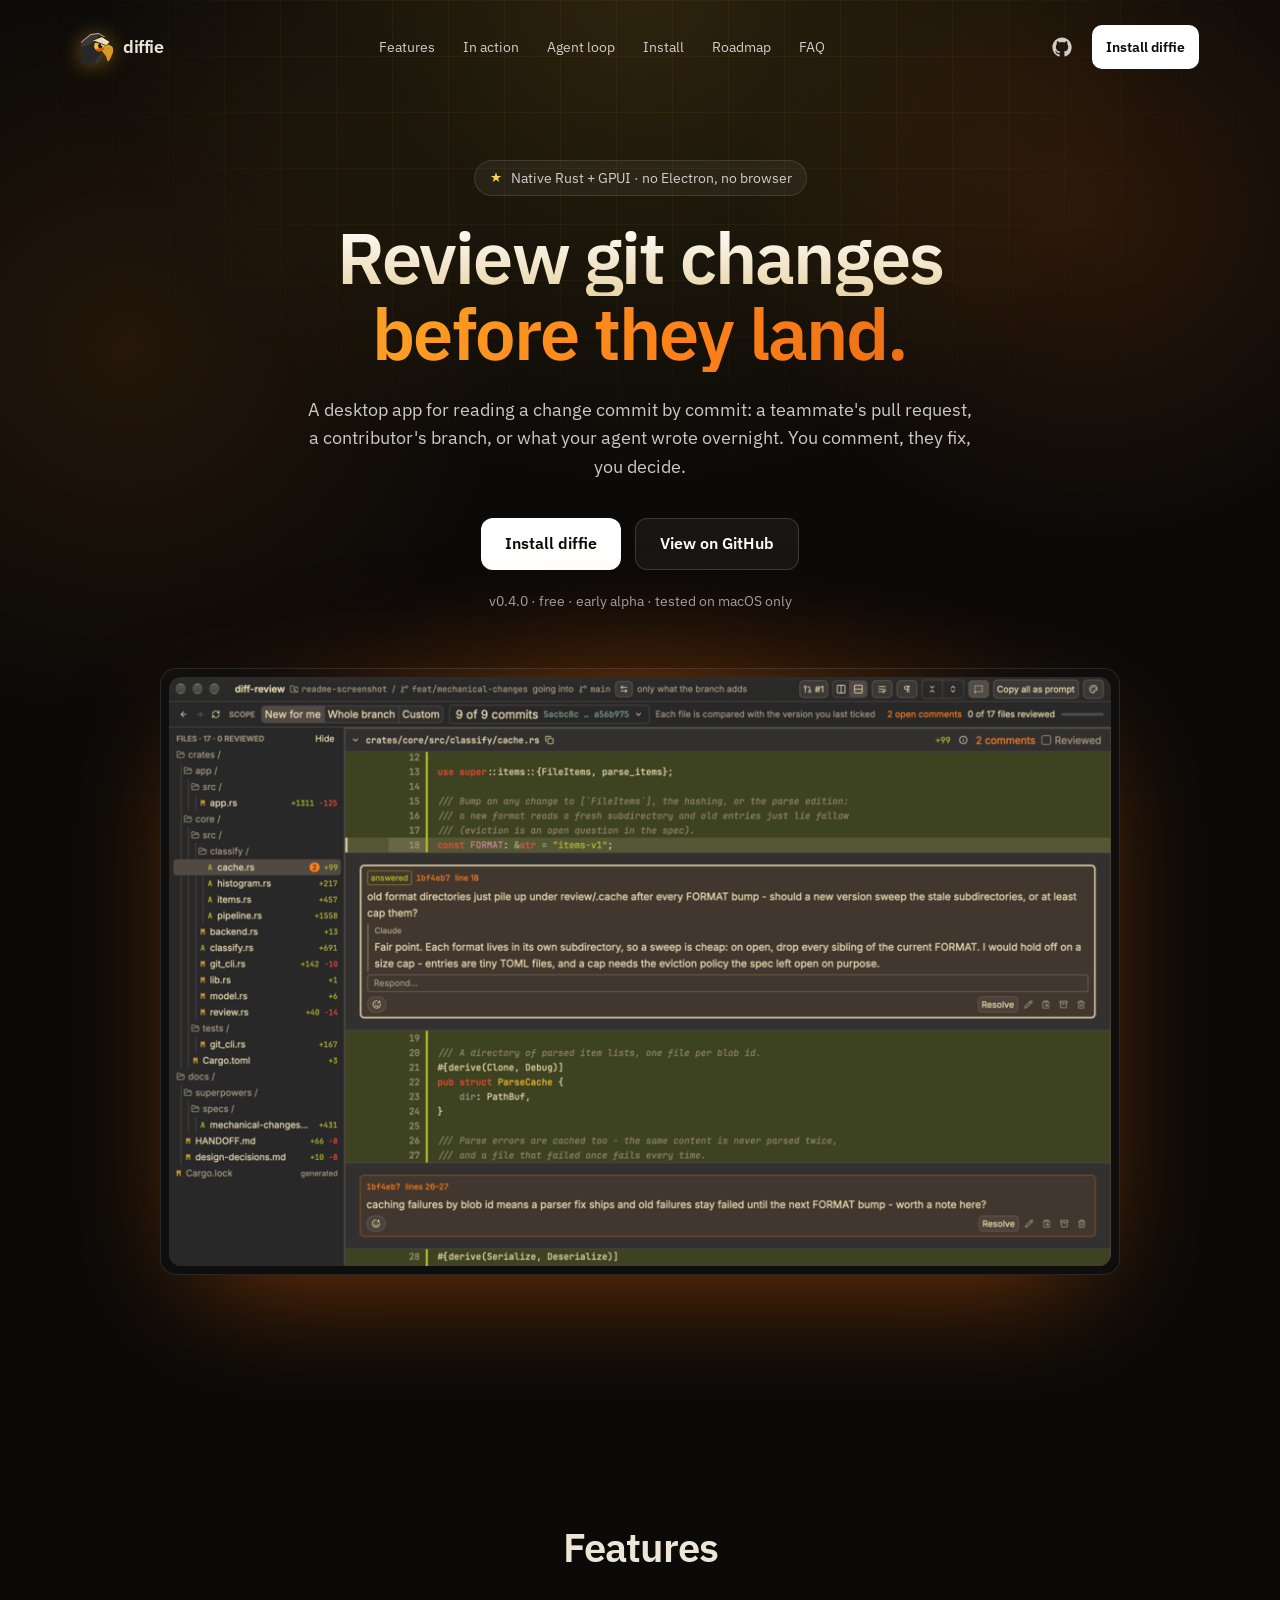
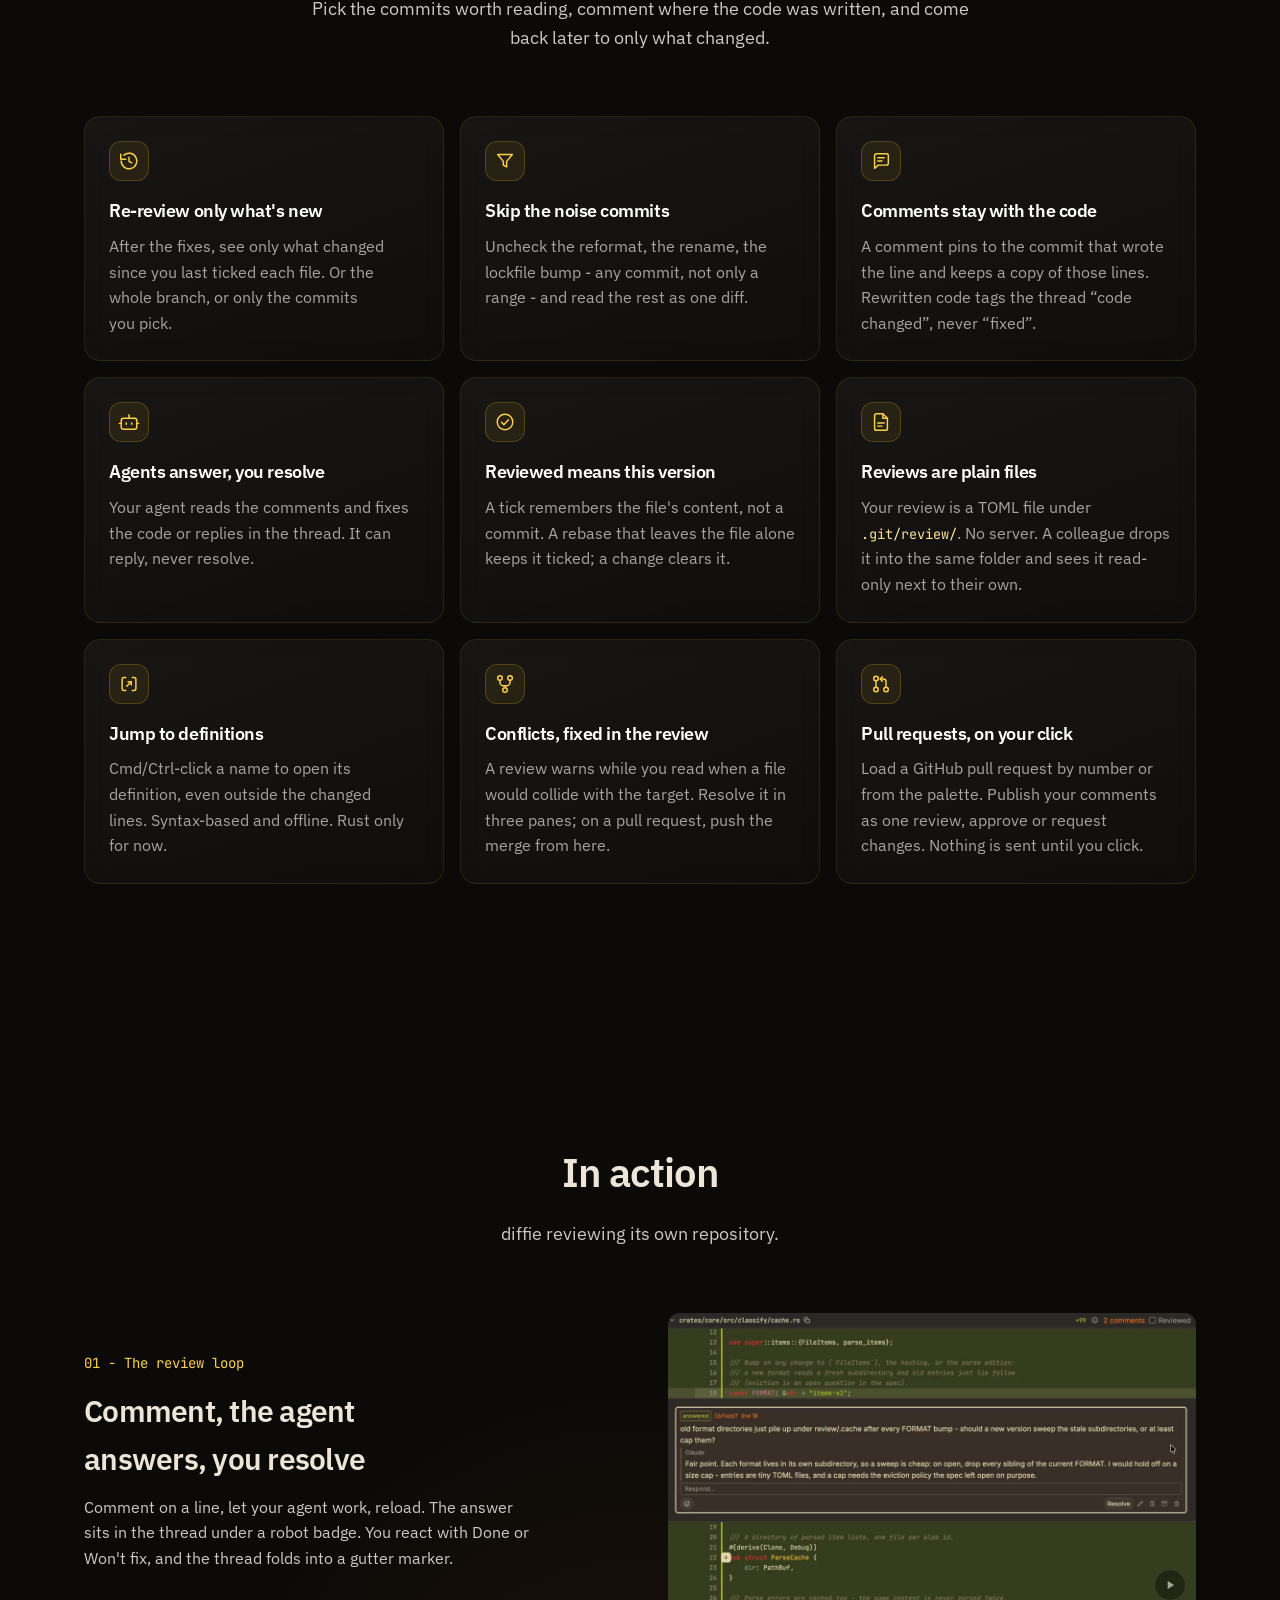
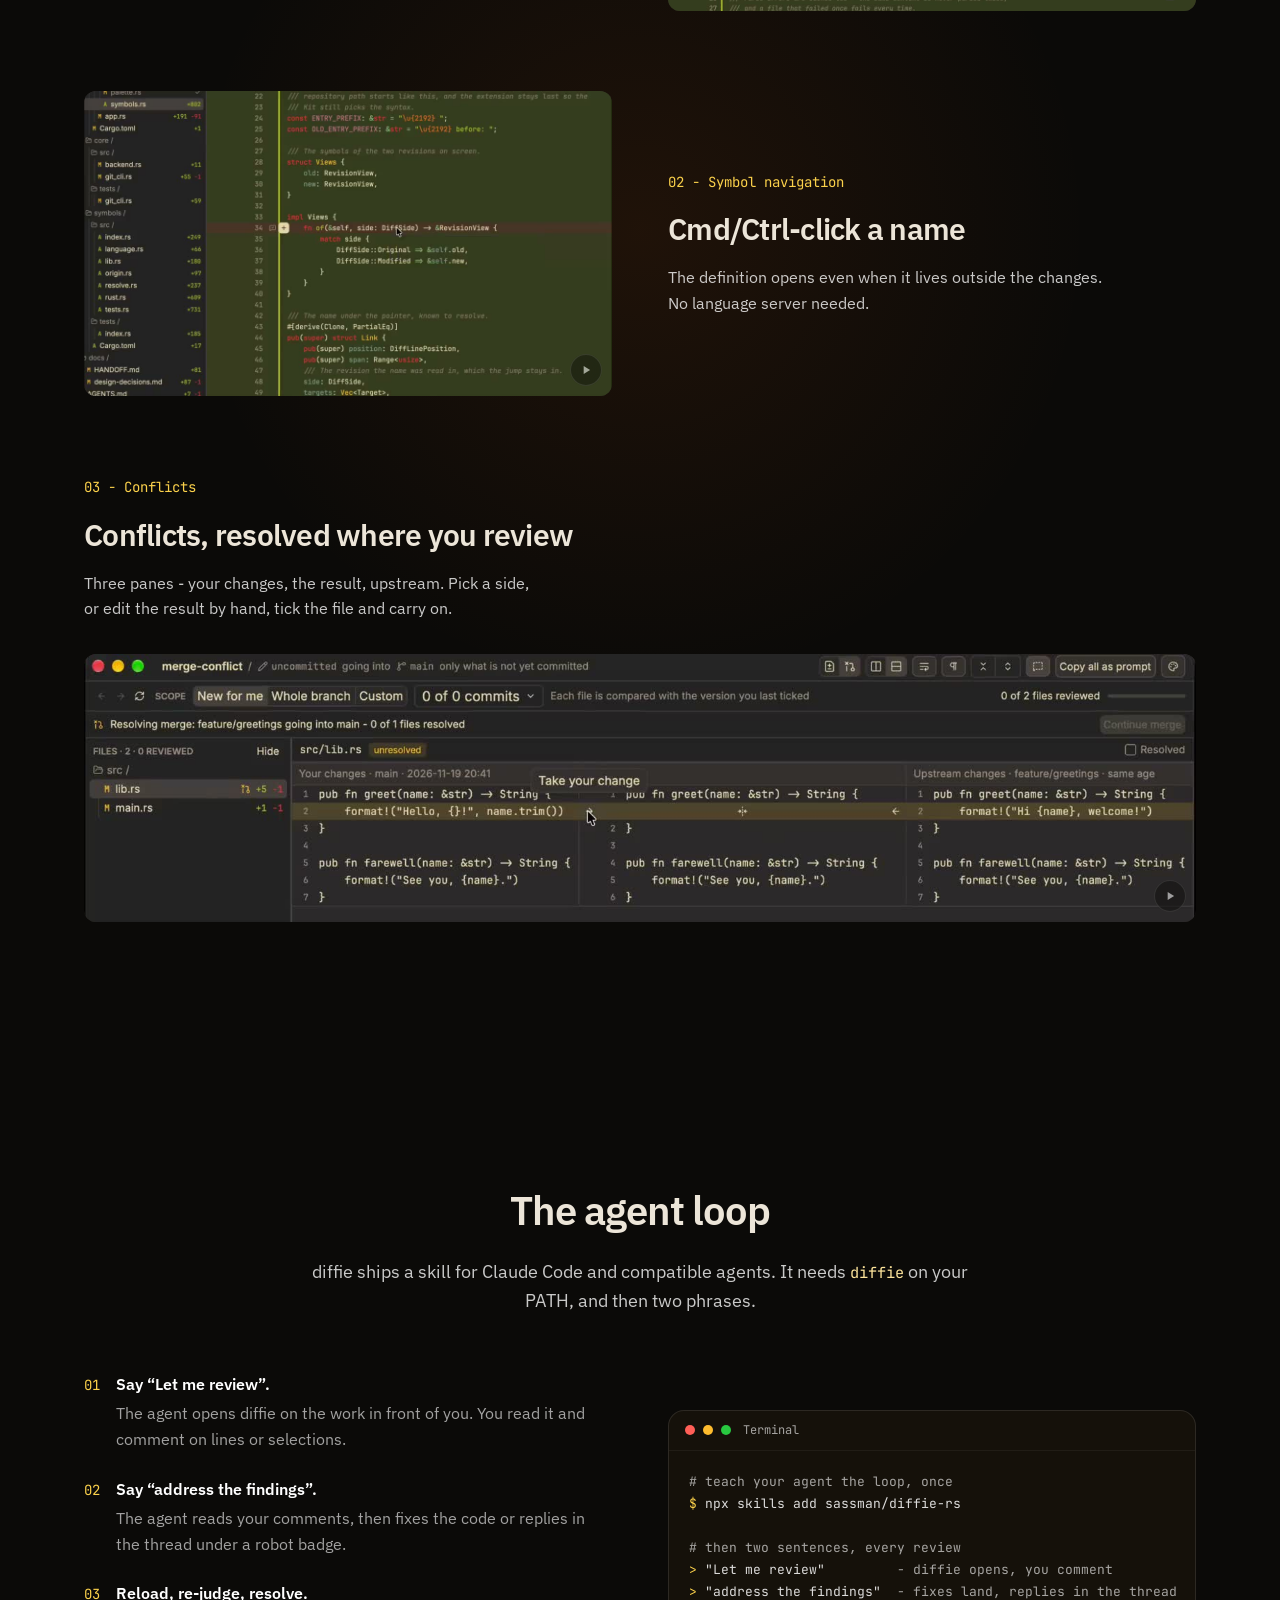
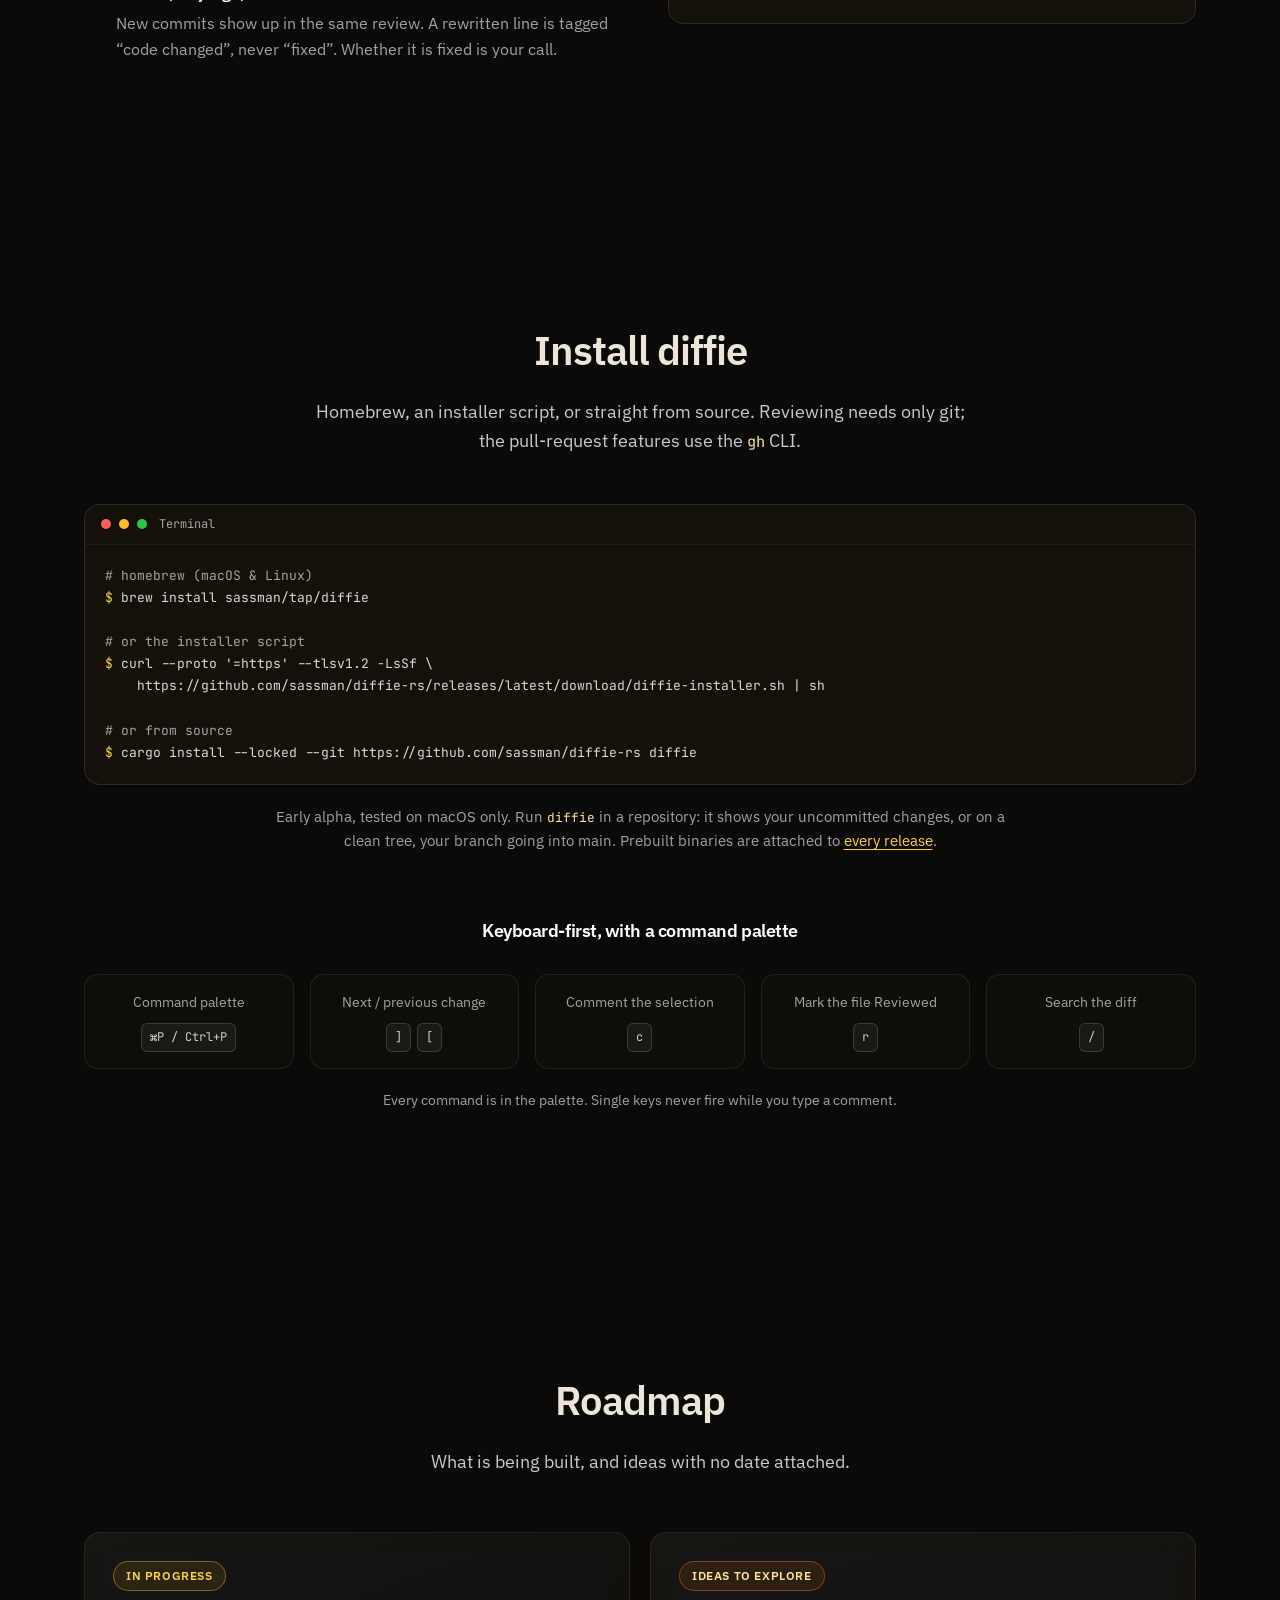
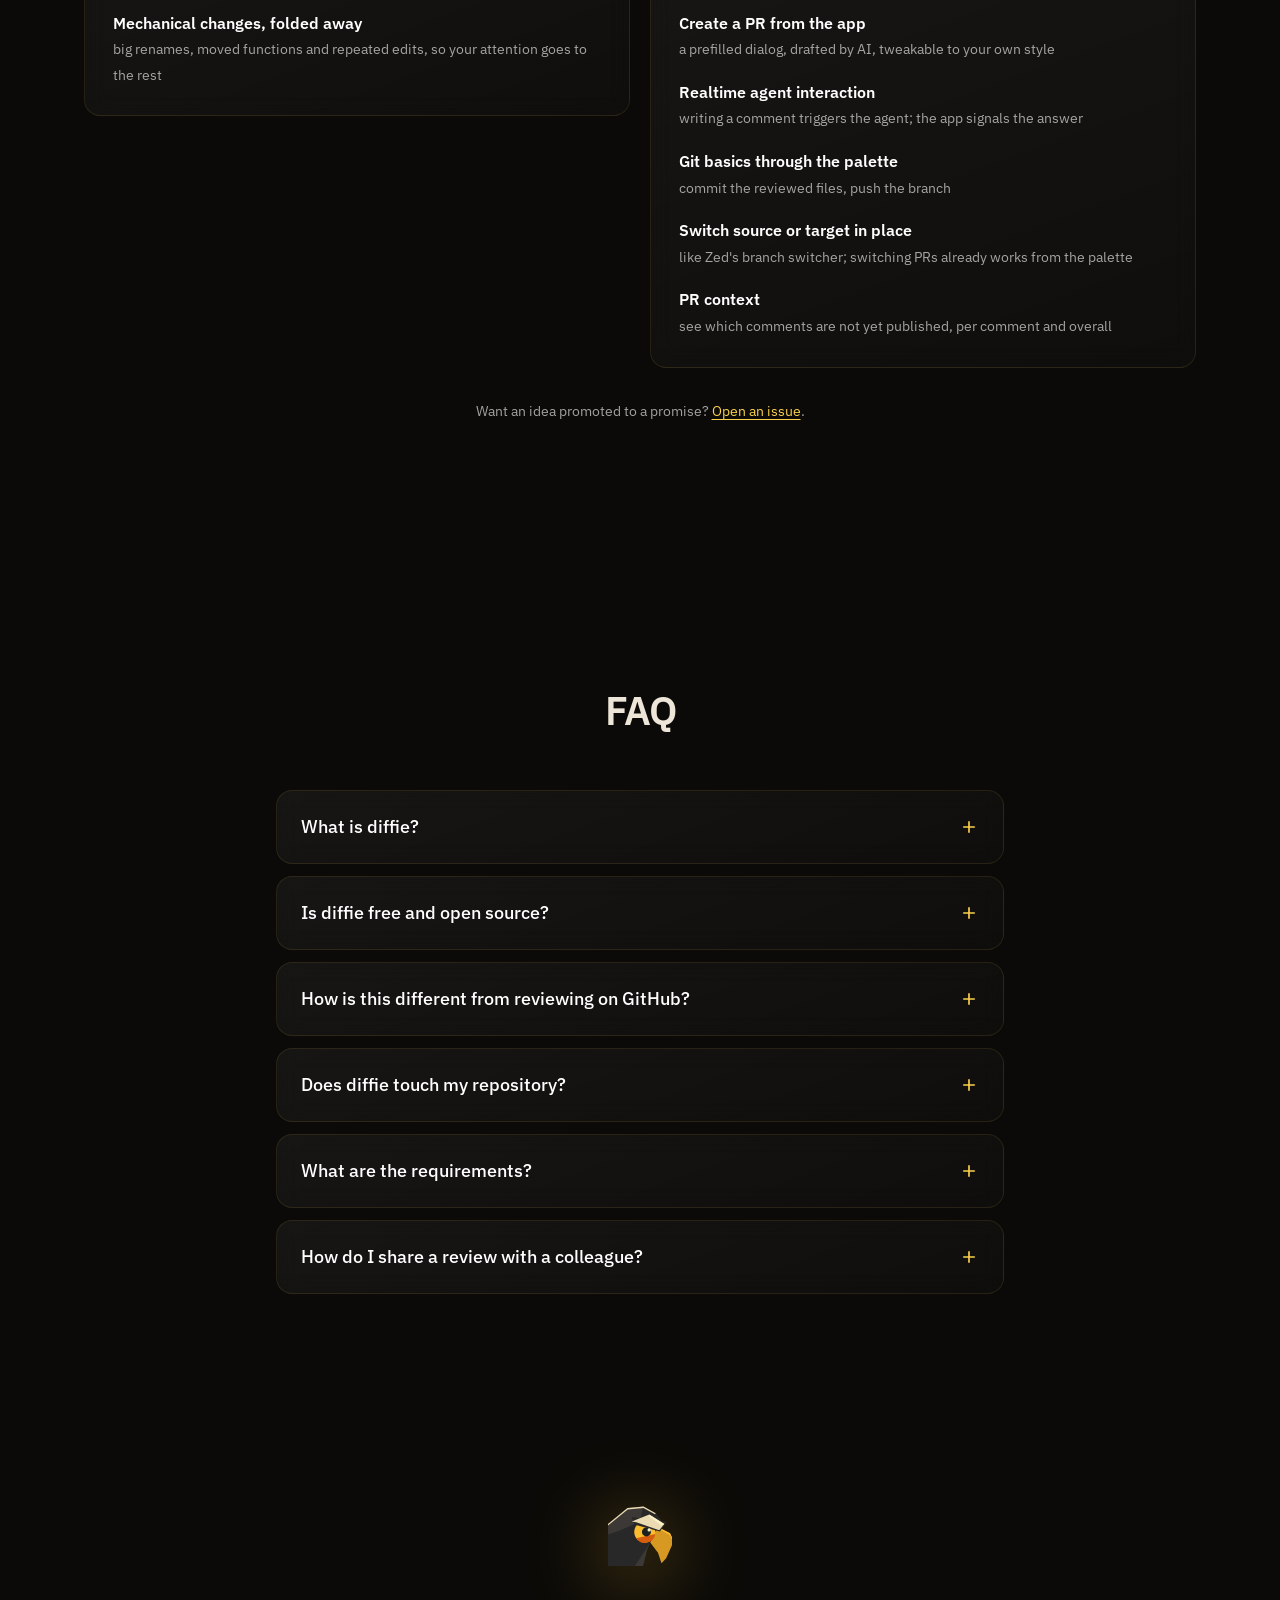
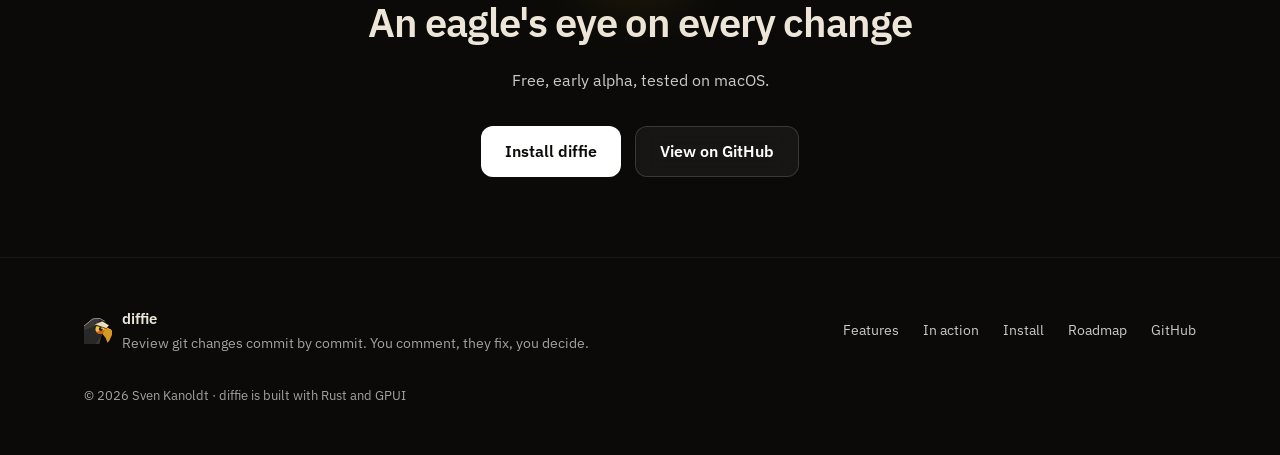
<file: website/index.html>
<!doctype html>
<html lang="en">
<head>
<meta charset="utf-8">
<meta name="viewport" content="width=device-width, initial-scale=1">
<title>diffie - review git changes, commit by commit</title>
<meta name="description" content="diffie is a native desktop app for reviewing git changes commit by commit: a teammate's pull request, a contributor's branch, or what your coding agent wrote. Comment on lines, let the author or the agent answer, and decide yourself what is done.">
<meta name="theme-color" content="#0b0a08">
<meta property="og:title" content="diffie - review git changes, commit by commit">
<meta property="og:description" content="A native desktop app for reading git changes commit by commit. You comment, they fix, you decide.">
<meta property="og:type" content="website">
<meta property="og:url" content="https://diffie.app/">
<meta property="og:image" content="https://diffie.app/assets/main-screen-hero.png">
<meta name="twitter:card" content="summary_large_image">
<link rel="icon" type="image/svg+xml" href="assets/icon.svg">
<link rel="icon" type="image/png" sizes="256x256" href="assets/icon-256.png">
<link rel="preconnect" href="https://fonts.googleapis.com">
<link rel="preconnect" href="https://fonts.gstatic.com" crossorigin>
<link href="https://fonts.googleapis.com/css2?family=IBM+Plex+Sans:wght@400;500;600;700&family=JetBrains+Mono:wght@400;500&display=swap" rel="stylesheet">
<link rel="stylesheet" href="style.css">
</head>
<body>

<header>
  <a class="skip-link" href="#main">Skip to content</a>
  <nav id="nav">
    <a class="nav-brand" href="#top">
      <img src="assets/logo.svg" width="32" height="32" alt="diffie - an eagle's eye">
      diffie
    </a>
    <div class="nav-links">
      <a href="#features">Features</a>
      <a href="#showcase">In action</a>
      <a href="#agent">Agent loop</a>
      <a href="#install">Install</a>
      <a href="#roadmap">Roadmap</a>
      <a href="#faq">FAQ</a>
    </div>
    <div class="nav-actions">
      <a class="gh" href="https://github.com/sassman/diffie-rs" aria-label="diffie on GitHub">
        <svg width="20" height="20" viewBox="0 0 24 24" fill="currentColor" aria-hidden="true"><path d="M12 .5C5.73.5.5 5.74.5 12.2c0 5.17 3.3 9.55 7.87 11.1.58.1.79-.25.79-.56v-2.17c-3.2.71-3.88-1.39-3.88-1.39-.52-1.36-1.28-1.72-1.28-1.72-1.05-.73.08-.72.08-.72 1.16.08 1.77 1.22 1.77 1.22 1.03 1.8 2.7 1.28 3.36.98.1-.76.4-1.28.73-1.57-2.56-.3-5.25-1.31-5.25-5.82 0-1.29.45-2.34 1.2-3.16-.12-.3-.52-1.5.11-3.12 0 0 .97-.32 3.18 1.21a10.8 10.8 0 0 1 5.78 0c2.2-1.53 3.17-1.21 3.17-1.21.63 1.62.24 2.82.12 3.12.75.82 1.19 1.87 1.19 3.16 0 4.52-2.7 5.51-5.27 5.8.41.37.78 1.08.78 2.18v3.23c0 .31.2.67.8.56a11.72 11.72 0 0 0 7.86-11.1C23.5 5.73 18.27.5 12 .5z"/></svg>
      </a>
      <a class="btn-primary small" href="#install">Install diffie</a>
    </div>
  </nav>
</header>

<main id="main">

  <!-- hero -->
  <section class="hero" id="top">
    <div class="aurora"></div>
    <div class="grid-texture"></div>
    <div class="container">
      <div class="hero-badge rise">
        <svg width="14" height="14" viewBox="0 0 24 24" fill="currentColor" aria-hidden="true"><path d="M12 2l2.1 6.5H21l-5.5 4 2.1 6.5-5.6-4-5.6 4 2.1-6.5-5.5-4h6.9z"/></svg>
        Native Rust + GPUI &middot; no Electron, no browser
      </div>
      <h1 class="rise" style="animation-delay:.08s">
        <span class="text-gradient">Review git changes</span>
        <span class="brand-gradient">before they land.</span>
      </h1>
      <p class="hero-sub rise" style="animation-delay:.16s">
        A desktop app for reading a change commit by commit: a teammate's pull
        request, a contributor's branch, or what your agent wrote overnight.
        You comment, they fix, you decide.
      </p>
      <div class="hero-ctas rise" style="animation-delay:.22s">
        <a class="btn-primary" href="#install">Install diffie</a>
        <a class="btn-secondary" href="https://github.com/sassman/diffie-rs">View on GitHub</a>
      </div>
      <p class="hero-meta rise" style="animation-delay:.3s">
        <span class="app-version">v0.4.0</span> &middot; free &middot; early alpha &middot;
        tested on macOS only
      </p>
      <div class="hero-shot rise" style="animation-delay:.38s">
        <div class="halo"></div>
        <div class="shell">
          <div class="frame">
            <img src="assets/main-screen-hero.png"
                 srcset="assets/main-screen-hero-960.png 960w, assets/main-screen-hero.png 1600w"
                 sizes="(max-width: 700px) 100vw, 960px"
                 width="1600" height="1000" loading="eager"
                 alt="diffie reviewing feat/mechanical-changes going into main: the file tree with change counts, the commit range, and a comment thread the agent has answered">
          </div>
        </div>
      </div>
    </div>
  </section>

  <!-- features -->
  <section id="features">
    <div class="container">
      <div class="section-head">
        <h2>Features</h2>
        <p>Pick the commits worth reading, comment where the code was written, and
           come back later to only what changed.</p>
      </div>
      <div class="cards">
        <div class="card glass">
          <div class="corner-glow"></div>
          <span class="icon" aria-hidden="true"><svg viewBox="0 0 24 24" fill="none" stroke="currentColor" stroke-width="1.6" stroke-linecap="round" stroke-linejoin="round"><path d="M3.5 12a8.5 8.5 0 1 0 2.9-6.4"/><path d="M3 4.5V10h5.5"/><path d="M12 8v4.3l3 1.8"/></svg></span>
          <h3>Re-review only what's new</h3>
          <p>After the fixes, see only what changed since you last ticked each file.
             Or the whole branch, or only the commits you pick.</p>
        </div>
        <div class="card glass">
          <div class="corner-glow"></div>
          <span class="icon" aria-hidden="true"><svg viewBox="0 0 24 24" fill="none" stroke="currentColor" stroke-width="1.6" stroke-linecap="round" stroke-linejoin="round"><path d="M4 5h16l-6.2 7.4v6.1l-3.6-2v-4.1z"/></svg></span>
          <h3>Skip the noise commits</h3>
          <p>Uncheck the reformat, the rename, the lockfile bump - any commit, not
             only a range - and read the rest as one diff.</p>
        </div>
        <div class="card glass">
          <div class="corner-glow"></div>
          <span class="icon" aria-hidden="true"><svg viewBox="0 0 24 24" fill="none" stroke="currentColor" stroke-width="1.6" stroke-linecap="round" stroke-linejoin="round"><path d="M20 14.5a2 2 0 0 1-2 2H9l-4 3.5V6a2 2 0 0 1 2-2h11a2 2 0 0 1 2 2z"/><path d="M8.5 8.5h7M8.5 12h4.5"/></svg></span>
          <h3>Comments stay with the code</h3>
          <p>A comment pins to the commit that wrote the line and keeps a copy of
             those lines. Rewritten code tags the thread &ldquo;code changed&rdquo;,
             never &ldquo;fixed&rdquo;.</p>
        </div>
        <div class="card glass">
          <div class="corner-glow"></div>
          <span class="icon" aria-hidden="true"><svg viewBox="0 0 24 24" fill="none" stroke="currentColor" stroke-width="1.6" stroke-linecap="round" stroke-linejoin="round"><rect x="3.5" y="8" width="17" height="12" rx="2.5"/><path d="M12 4v4M1.5 13.5h2M20.5 13.5h2"/><path d="M9 13v1.5M15 13v1.5"/></svg></span>
          <h3>Agents answer, you resolve</h3>
          <p>Your agent reads the comments and fixes the code or replies in the
             thread. It can reply, never resolve.</p>
        </div>
        <div class="card glass">
          <div class="corner-glow"></div>
          <span class="icon" aria-hidden="true"><svg viewBox="0 0 24 24" fill="none" stroke="currentColor" stroke-width="1.6" stroke-linecap="round" stroke-linejoin="round"><circle cx="12" cy="12" r="8.5"/><path d="M8.2 12.3l2.6 2.6 5-5.4"/></svg></span>
          <h3>Reviewed means this version</h3>
          <p>A tick remembers the file's content, not a commit. A rebase that leaves
             the file alone keeps it ticked; a change clears it.</p>
        </div>
        <div class="card glass">
          <div class="corner-glow"></div>
          <span class="icon" aria-hidden="true"><svg viewBox="0 0 24 24" fill="none" stroke="currentColor" stroke-width="1.6" stroke-linecap="round" stroke-linejoin="round"><path d="M14 3H7a2 2 0 0 0-2 2v14a2 2 0 0 0 2 2h10a2 2 0 0 0 2-2V8z"/><path d="M14 3v5h5"/><path d="M8.5 13h7M8.5 16.5h4.5"/></svg></span>
          <h3>Reviews are plain files</h3>
          <p>Your review is a TOML file under <code>.git/review/</code>. No server.
             A colleague drops it into the same folder and sees it read-only next to
             their own.</p>
        </div>
        <div class="card glass">
          <div class="corner-glow"></div>
          <span class="icon" aria-hidden="true"><svg viewBox="0 0 24 24" fill="none" stroke="currentColor" stroke-width="1.6" stroke-linecap="round" stroke-linejoin="round"><path d="M8.5 5H6.5a2 2 0 0 0-2 2v10a2 2 0 0 0 2 2h2"/><path d="M15.5 5h2a2 2 0 0 1 2 2v10a2 2 0 0 1-2 2h-2"/><path d="M9.5 14.5L14.5 9.5"/><path d="M14.5 13V9.5H11"/></svg></span>
          <h3>Jump to definitions</h3>
          <p>Cmd/Ctrl-click a name to open its definition, even outside the changed
             lines. Syntax-based and offline. Rust only for now.</p>
        </div>
        <div class="card glass">
          <div class="corner-glow"></div>
          <span class="icon" aria-hidden="true"><svg viewBox="0 0 24 24" fill="none" stroke="currentColor" stroke-width="1.6" stroke-linecap="round" stroke-linejoin="round"><circle cx="6.5" cy="5.5" r="2.5"/><circle cx="17.5" cy="5.5" r="2.5"/><path d="M6.5 8v2a4 4 0 0 0 4 4h3"/><path d="M17.5 8v2a4 4 0 0 1-4 4h-3"/><circle cx="12" cy="18.5" r="2.5"/></svg></span>
          <h3>Conflicts, fixed in the review</h3>
          <p>A review warns while you read when a file would collide with the target.
             Resolve it in three panes; on a pull request, push the merge from here.</p>
        </div>
        <div class="card glass">
          <div class="corner-glow"></div>
          <span class="icon" aria-hidden="true"><svg viewBox="0 0 24 24" fill="none" stroke="currentColor" stroke-width="1.6" stroke-linecap="round" stroke-linejoin="round"><circle cx="6.5" cy="6" r="2.5"/><circle cx="6.5" cy="18" r="2.5"/><path d="M6.5 8.5v7"/><circle cx="17.5" cy="18" r="2.5"/><path d="M17.5 15.5V9.5a3 3 0 0 0-3-3h-3"/><path d="M13.5 4l-2.5 2.5 2.5 2.5"/></svg></span>
          <h3>Pull requests, on your click</h3>
          <p>Load a GitHub pull request by number or from the palette. Publish your
             comments as one review, approve or request changes. Nothing is sent
             until you click.</p>
        </div>
      </div>
    </div>
  </section>

  <!-- showcase -->
  <section id="showcase">
    <div class="container">
      <div class="section-head">
        <h2>In action</h2>
        <p>diffie reviewing its own repository.</p>
      </div>
      <div class="show-rows">
        <div class="show-row">
          <div class="show-text">
            <div class="num">01 - The review loop</div>
            <h3>Comment, the agent answers, you resolve</h3>
            <p>Comment on a line, let your agent work, reload. The answer sits in the
               thread under a robot badge. You react with Done or Won't fix, and the
               thread folds into a gutter marker.</p>
          </div>
          <div class="show-media">
            <video src="assets/comment-resolve.mp4" poster="assets/comment-resolve-poster.jpg"
                   loop muted playsinline preload="none"
                   aria-label="Commenting on a line, the agent's answer appearing in the thread, and the thread folding away once resolved"></video>
            <button class="clip-toggle" type="button" aria-label="Pause the clip"></button>
          </div>
        </div>
        <div class="show-row flip">
          <div class="show-text">
            <div class="num">02 - Symbol navigation</div>
            <h3>Cmd/Ctrl-click a name</h3>
            <p>The definition opens even when it lives outside the changes. No
               language server needed.</p>
          </div>
          <div class="show-media">
            <video src="assets/symbol-navigation.mp4" poster="assets/symbol-navigation-poster.jpg"
                   loop muted playsinline preload="none"
                   aria-label="Cmd-clicking a symbol in the diff and jumping to its definition"></video>
            <button class="clip-toggle" type="button" aria-label="Pause the clip"></button>
          </div>
        </div>
        <div class="show-row wide">
          <div class="show-text">
            <div class="num">03 - Conflicts</div>
            <h3>Conflicts, resolved where you review</h3>
            <p>Three panes - your changes, the result, upstream. Pick a side, or edit
               the result by hand, tick the file and carry on.</p>
          </div>
          <div class="show-media">
            <video src="assets/conflict-resolve.mp4" poster="assets/conflict-resolve-poster.jpg"
                   loop muted playsinline preload="none"
                   aria-label="Resolving a conflict inside the diffie review"></video>
            <button class="clip-toggle" type="button" aria-label="Pause the clip"></button>
          </div>
        </div>
      </div>
    </div>
  </section>

  <!-- agent loop -->
  <section id="agent">
    <div class="container">
      <div class="section-head">
        <h2>The agent loop</h2>
        <p>diffie ships a skill for Claude Code and compatible agents. It needs
           <code>diffie</code> on your PATH, and then two phrases.</p>
      </div>
      <div class="agent-grid">
        <ul class="agent-steps">
          <li>
            <span class="n">01</span>
            <div><strong>Say &ldquo;Let me review&rdquo;.</strong>
            <p>The agent opens diffie on the work in front of you. You read it and
               comment on lines or selections.</p></div>
          </li>
          <li>
            <span class="n">02</span>
            <div><strong>Say &ldquo;address the findings&rdquo;.</strong>
            <p>The agent reads your comments, then fixes the code or replies in the
               thread under a robot badge.</p></div>
          </li>
          <li>
            <span class="n">03</span>
            <div><strong>Reload, re-judge, resolve.</strong>
            <p>New commits show up in the same review. A rewritten line is tagged
               &ldquo;code changed&rdquo;, never &ldquo;fixed&rdquo;. Whether it is
               fixed is your call.</p></div>
          </li>
        </ul>
        <div class="terminal">
          <div class="bar"><i></i><i></i><i></i><span>Terminal</span></div>
          <pre><span class="c"># teach your agent the loop, once</span>
<span class="p">$</span> npx skills add sassman/diffie-rs

<span class="c"># then two sentences, every review</span>
<span class="p">&gt;</span> "Let me review"         <span class="c">- diffie opens, you comment</span>
<span class="p">&gt;</span> "address the findings"  <span class="c">- fixes land, replies in the thread</span></pre>
        </div>
      </div>
    </div>
  </section>

  <!-- install -->
  <section id="install">
    <div class="container">
      <div class="section-head">
        <h2>Install diffie</h2>
        <p>Homebrew, an installer script, or straight from source. Reviewing needs
           only git; the pull-request features use the <code>gh</code> CLI.</p>
      </div>
      <div class="terminal install-terminal">
        <div class="bar"><i></i><i></i><i></i><span>Terminal</span></div>
        <pre><span class="c"># homebrew (macOS &amp; Linux)</span>
<span class="p">$</span> brew install sassman/tap/diffie

<span class="c"># or the installer script</span>
<span class="p">$</span> curl --proto '=https' --tlsv1.2 -LsSf \
    https://github.com/sassman/diffie-rs/releases/latest/download/diffie-installer.sh | sh

<span class="c"># or from source</span>
<span class="p">$</span> cargo install --locked --git https://github.com/sassman/diffie-rs diffie</pre>
      </div>
      <p class="install-note">Early alpha, tested on macOS only. Run
         <code>diffie</code> in a repository: it shows your uncommitted changes, or
         on a clean tree, your branch going into main. Prebuilt binaries are
         attached to <a href="https://github.com/sassman/diffie-rs/releases">every
         release</a>.</p>
      <div class="keys">
        <h3>Keyboard-first, with a command palette</h3>
        <dl class="key-row">
          <div class="key"><dt>Command palette</dt><dd><span class="kbd">&#8984;P / Ctrl+P</span></dd></div>
          <div class="key"><dt>Next / previous change</dt><dd><span class="kbd">]</span><span class="kbd">[</span></dd></div>
          <div class="key"><dt>Comment the selection</dt><dd><span class="kbd">c</span></dd></div>
          <div class="key"><dt>Mark the file Reviewed</dt><dd><span class="kbd">r</span></dd></div>
          <div class="key"><dt>Search the diff</dt><dd><span class="kbd">/</span></dd></div>
        </dl>
        <p class="hint">Every command is in the palette. Single keys never fire while
           you type a comment.</p>
      </div>
    </div>
  </section>

  <!-- roadmap -->
  <section id="roadmap">
    <div class="container">
      <div class="section-head">
        <h2>Roadmap</h2>
        <p>What is being built, and ideas with no date attached.</p>
      </div>
      <div class="road-cols">
        <div class="road-col glass">
          <span class="road-badge now">In progress</span>
          <ul>
            <li><strong>Mechanical changes, folded away</strong>
                <span>big renames, moved functions and repeated edits, so your attention
                  goes to the rest</span></li>
          </ul>
        </div>
        <div class="road-col glass">
          <span class="road-badge ideas">Ideas to explore</span>
          <ul>
            <li><strong>Create a PR from the app</strong>
                <span>a prefilled dialog, drafted by AI, tweakable to your own style</span></li>
            <li><strong>Realtime agent interaction</strong>
                <span>writing a comment triggers the agent; the app signals the answer</span></li>
            <li><strong>Git basics through the palette</strong>
                <span>commit the reviewed files, push the branch</span></li>
            <li><strong>Switch source or target in place</strong>
                <span>like Zed's branch switcher; switching PRs already works from the palette</span></li>
            <li><strong>PR context</strong>
                <span>see which comments are not yet published, per comment and overall</span></li>
          </ul>
        </div>
      </div>
      <p class="road-note">Want an idea promoted to a promise?
        <a href="https://github.com/sassman/diffie-rs/issues">Open an issue</a>.</p>
    </div>
  </section>

  <!-- faq -->
  <section id="faq">
    <div class="container">
      <div class="section-head">
        <h2>FAQ</h2>
      </div>
      <div class="faq-list">
        <details class="glass">
          <summary>What is diffie?
            <svg width="20" height="20" viewBox="0 0 24 24" fill="none" stroke="currentColor" stroke-width="2" aria-hidden="true"><path d="M12 5v14M5 12h14"/></svg>
          </summary>
          <p>A native desktop app for reviewing git changes across several commits or
             a whole branch, with comments on lines and selections. Think GitHub's
             &ldquo;Files changed&rdquo; view outside the browser, built for reading
             several commits and usable by your coding agent. Written in Rust with
             GPUI, the UI framework behind the Zed editor.</p>
        </details>
        <details class="glass">
          <summary>Is diffie free and open source?
            <svg width="20" height="20" viewBox="0 0 24 24" fill="none" stroke="currentColor" stroke-width="2" aria-hidden="true"><path d="M12 5v14M5 12h14"/></svg>
          </summary>
          <p>Yes, under the MIT license: the source is at
             <code>github.com/sassman/diffie-rs</code>. No accounts, no
             subscription; your reviews are files on your own disk.</p>
        </details>
        <details class="glass">
          <summary>How is this different from reviewing on GitHub?
            <svg width="20" height="20" viewBox="0 0 24 24" fill="none" stroke="currentColor" stroke-width="2" aria-hidden="true"><path d="M12 5v14M5 12h14"/></svg>
          </summary>
          <p>GitHub lets you pick a contiguous range of commits; diffie lets you skip
             any commit in the middle. Comments pin to the commit that wrote the line
             and follow rewritten code. And your agent can answer them locally,
             before anything reaches GitHub.</p>
          <p>On a pull request, <code>diffie --pr</code> pins its exact commits and
             publishes your comments as one review - one notification, only when you
             click.</p>
        </details>
        <details class="glass">
          <summary>Does diffie touch my repository?
            <svg width="20" height="20" viewBox="0 0 24 24" fill="none" stroke="currentColor" stroke-width="2" aria-hidden="true"><path d="M12 5v14M5 12h14"/></svg>
          </summary>
          <p>Reading one writes nothing: no objects, no index, no refs, no config,
             no working tree. Your review is a TOML file under
             <code>.git/review/</code> - inside the git directory, so it can't be
             committed by accident.</p>
          <p>Three things write, each behind a click you confirm: loading a pull
             request whose commits aren't here runs one <code>git fetch</code>;
             resolving an interrupted merge or rebase writes the files you resolved
             and stages exactly those; and resolving a pull request's conflicts
             writes the merge commit and pushes it to the PR's branch, never
             forced.</p>
        </details>
        <details class="glass">
          <summary>What are the requirements?
            <svg width="20" height="20" viewBox="0 0 24 24" fill="none" stroke="currentColor" stroke-width="2" aria-hidden="true"><path d="M12 5v14M5 12h14"/></svg>
          </summary>
          <p>git, and a Mac to run it on: diffie is built and tested on macOS,
             Apple Silicon and Intel. Linux x86_64 with a Vulkan driver and Windows
             builds come with every release, but neither has been tested yet - try
             them and say how it went. The pull-request features need the
             <code>gh</code> CLI; everything else works offline.</p>
        </details>
        <details class="glass">
          <summary>How do I share a review with a colleague?
            <svg width="20" height="20" viewBox="0 0 24 24" fill="none" stroke="currentColor" stroke-width="2" aria-hidden="true"><path d="M12 5v14M5 12h14"/></svg>
          </summary>
          <p>Send the file. Your review is a TOML file named after you; in a
             colleague's <code>.git/review/</code> folder it shows read-only next to
             their own. Files never conflict: each reviewer writes only their own,
             and reactions to someone else's comment go in yours.</p>
        </details>
      </div>
    </div>
  </section>

  <!-- close -->
  <section id="close">
    <div class="container">
      <img class="close-mark" src="assets/logo.svg" width="64" height="64" loading="lazy" alt="" aria-hidden="true">
      <h2>An eagle's eye on every change</h2>
      <p>Free, early alpha, tested on macOS.</p>
      <div class="close-ctas">
        <a class="btn-primary" href="#install">Install diffie</a>
        <a class="btn-secondary" href="https://github.com/sassman/diffie-rs">View on GitHub</a>
      </div>
    </div>
  </section>

</main>

<footer>
  <div class="container">
    <div class="foot-top">
      <div class="foot-brand">
        <img src="assets/logo.svg" width="28" height="28" loading="lazy" alt="">
        <div>
          <strong>diffie</strong>
          <span>Review git changes commit by commit. You comment, they fix, you decide.</span>
        </div>
      </div>
      <div class="foot-links">
        <a href="#features">Features</a>
        <a href="#showcase">In action</a>
        <a href="#install">Install</a>
        <a href="#roadmap">Roadmap</a>
        <a href="https://github.com/sassman/diffie-rs">GitHub</a>
      </div>
    </div>
    <p class="foot-copy">&copy; 2026 Sven Kanoldt &middot; diffie is built with Rust and GPUI</p>
  </div>
</footer>

<script>
  const nav = document.getElementById('nav');
  const onScroll = () => nav.classList.toggle('scrolled', scrollY > 12);
  addEventListener('scroll', onScroll, { passive: true });
  onScroll();

  // mark the nav link of the section on screen
  const links = [...document.querySelectorAll('.nav-links a')];
  const byId = new Map(links.map(a => [a.getAttribute('href').slice(1), a]));
  const onScreen = new Set();
  const spy = new IntersectionObserver(entries => {
    for (const e of entries) e.isIntersecting ? onScreen.add(e.target.id) : onScreen.delete(e.target.id);
    // nothing in the band (the hero, the close) leaves every link unmarked
    const here = [...byId.keys()].find(id => onScreen.has(id));
    byId.forEach((a, id) => a.classList.toggle('current', id === here));
  }, { rootMargin: '-45% 0px -50% 0px' });
  byId.forEach((_, id) => { const s = document.getElementById(id); if (s) spy.observe(s); });

  // a clip loads and runs while it is on screen, and can always be stopped;
  // one stopped by hand stays stopped
  const play = '<svg viewBox="0 0 24 24" width="14" height="14" fill="currentColor" aria-hidden="true"><path d="M8 5l11 7-11 7z"/></svg>';
  const pause = '<svg viewBox="0 0 24 24" width="14" height="14" fill="currentColor" aria-hidden="true"><path d="M7 5h3.5v14H7zM13.5 5H17v14h-3.5z"/></svg>';
  const still = matchMedia('(prefers-reduced-motion: reduce)').matches;
  const inView = new IntersectionObserver(entries => {
    for (const e of entries) {
      const video = e.target;
      if (e.isIntersecting && !still && !video.dataset.held) video.play().catch(() => {});
      else if (!e.isIntersecting) video.pause();
    }
  }, { rootMargin: '150px 0px' });
  document.querySelectorAll('.show-media').forEach(media => {
    const video = media.querySelector('video');
    const button = media.querySelector('.clip-toggle');
    const sync = () => {
      button.innerHTML = video.paused ? play : pause;
      button.setAttribute('aria-label', video.paused ? 'Play the clip' : 'Pause the clip');
    };
    button.addEventListener('click', () => {
      if (video.paused) { delete video.dataset.held; video.play(); }
      else { video.dataset.held = '1'; video.pause(); }
      sync();
    });
    video.addEventListener('play', sync);
    video.addEventListener('pause', sync);
    sync();
    inView.observe(video);
  });
</script>

</body>
</html>
</file>
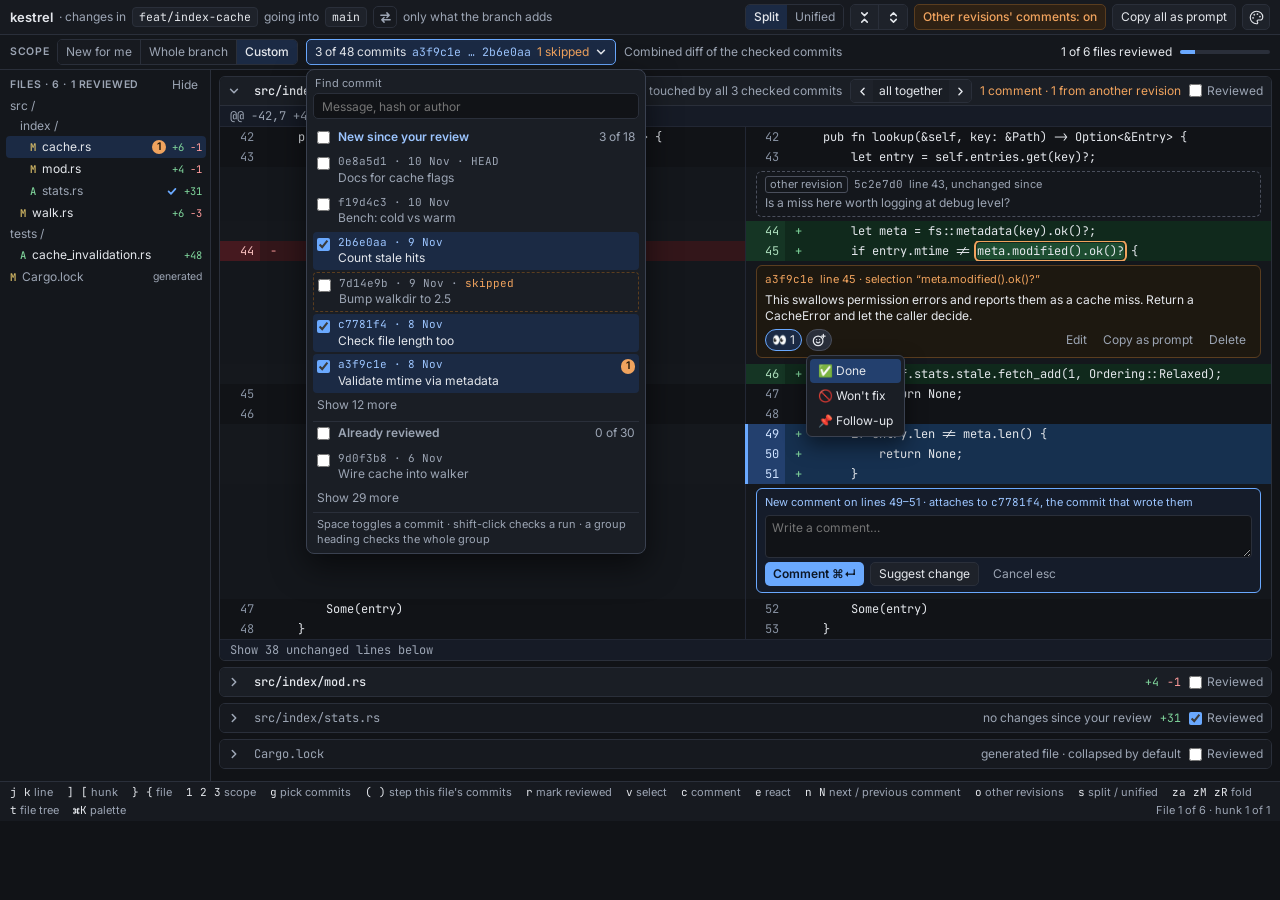
<file: docs/mockup/main-screen.html>
<!doctype html>
<html lang="en">
<head>
<meta charset="utf-8">
<meta name="viewport" content="width=device-width, initial-scale=1">
<title>Diff review: main screen (mockup)</title>
<!-- Static design reference. Not part of the app: the app is native GPUI, never web. -->
<link rel="stylesheet" href="https://fonts.googleapis.com/css2?family=Inter:wght@400;500;600&family=JetBrains+Mono:wght@400;500&display=swap">
<style>
body{margin:0;background:#111317}
a{color:#6aa9ff}a:hover{color:#9cc5ff}
button{font:inherit;cursor:pointer}
</style>
</head>
<body>

<div style="background: #111317; color: #e4e7ec; font-family: Inter, system-ui, sans-serif; font-size: 12px; line-height: 1.4; display: flex; flex-direction: column">

  <header style="display: flex; flex-wrap: wrap; align-items: center; gap: 8px; padding: 4px 10px; background: #171a20; border-bottom: 1px solid #2a2f3a">
    <div style="display: flex; align-items: center; gap: 6px; flex: 1 1 300px; min-width: 0">
      <span style="font-weight: 600; font-size: 13px">kestrel</span>
      <span style="color: #9ca5b4">· changes in</span>
      <span style="font-family: 'JetBrains Mono', ui-monospace, monospace; font-size: 11.5px; padding: 1px 6px; border-radius: 4px; background: #1e222a; border: 1px solid #2a2f3a">feat/index-cache</span>
      <span style="color: #9ca5b4">going into</span>
      <span style="font-family: 'JetBrains Mono', ui-monospace, monospace; font-size: 11.5px; padding: 1px 6px; border-radius: 4px; background: #1e222a; border: 1px solid #2a2f3a">main</span>
      <button aria-label="Swap direction: review main going into feat/index-cache" style="width: 24px; height: 22px; padding: 0; background: transparent; color: #9ca5b4; border: 1px solid #2a2f3a; border-radius: 5px; display: flex; align-items: center; justify-content: center"><svg aria-hidden="true" width="13" height="13" viewBox="0 0 14 14" fill="none" stroke="currentColor" stroke-width="1.6" stroke-linecap="round" stroke-linejoin="round"><path d="M2 4.5h9M8.5 2L11 4.5 8.5 7"></path><path d="M12 9.5H3M5.5 7L3 9.5 5.5 12"></path></svg></button>
      <span style="color: #9ca5b4; white-space: nowrap; overflow: hidden; text-overflow: ellipsis">only what the branch adds</span>
    </div>
    <div style="display: flex; flex-wrap: wrap; align-items: center; gap: 6px">
      <div style="display: flex; border: 1px solid #2a2f3a; border-radius: 5px; overflow: hidden">
        <button aria-pressed="true" style="height: 24px; padding: 0 8px; background: #1b2a44; color: #e4e7ec; border: 0; font-weight: 500">Split</button>
        <button aria-pressed="false" style="height: 24px; padding: 0 8px; background: #171a20; color: #9ca5b4; border: 0">Unified</button>
      </div>
      <div style="display: flex; border: 1px solid #2a2f3a; border-radius: 5px; overflow: hidden">
        <button aria-label="Collapse all files" style="width: 28px; height: 24px; padding: 0; background: #1e222a; color: #e4e7ec; border: 0; border-right: 1px solid #2a2f3a; display: flex; align-items: center; justify-content: center"><svg aria-hidden="true" width="13" height="13" viewBox="0 0 14 14" fill="none" stroke="currentColor" stroke-width="1.6" stroke-linecap="round" stroke-linejoin="round"><path d="M4 2l3 3 3-3"></path><path d="M4 12l3-3 3 3"></path></svg></button>
        <button aria-label="Expand all files" style="width: 28px; height: 24px; padding: 0; background: #1e222a; color: #e4e7ec; border: 0; display: flex; align-items: center; justify-content: center"><svg aria-hidden="true" width="13" height="13" viewBox="0 0 14 14" fill="none" stroke="currentColor" stroke-width="1.6" stroke-linecap="round" stroke-linejoin="round"><path d="M4 5l3-3 3 3"></path><path d="M4 9l3 3 3-3"></path></svg></button>
      </div>
      <button aria-pressed="true" style="height: 26px; padding: 0 8px; background: #2e2114; color: #f0a35e; border: 1px solid #5a3d1f; border-radius: 5px; font-weight: 500">Other revisions' comments: on</button>
      <button style="height: 26px; padding: 0 8px; background: #1e222a; color: #e4e7ec; border: 1px solid #2a2f3a; border-radius: 5px">Copy all as prompt</button>
      <button aria-label="Switch theme" style="width: 28px; height: 26px; padding: 0; background: #1e222a; color: #e4e7ec; border: 1px solid #2a2f3a; border-radius: 5px; display: flex; align-items: center; justify-content: center"><svg width="15" height="15" viewBox="0 0 24 24" fill="none" stroke="currentColor" stroke-width="1.8" stroke-linecap="round" stroke-linejoin="round" aria-hidden="true"><path d="M12 22a1 1 0 0 1 0-20 10 9 0 0 1 10 9 5 5 0 0 1-5 5h-2.25a1.75 1.75 0 0 0-1.4 2.8l.3.4a1.75 1.75 0 0 1-1.4 2.8z"></path><circle cx="13.5" cy="6.5" r=".5" fill="currentColor"></circle><circle cx="17.5" cy="10.5" r=".5" fill="currentColor"></circle><circle cx="6.5" cy="12.5" r=".5" fill="currentColor"></circle><circle cx="8.5" cy="7.5" r=".5" fill="currentColor"></circle></svg></button>
    </div>
  </header>

  <section aria-label="Review scope" style="position: relative; z-index: 5; padding: 4px 10px; background: #14171c; border-bottom: 1px solid #2a2f3a; display: flex; flex-wrap: wrap; align-items: center; gap: 8px">
    <span style="font-size: 10.5px; letter-spacing: 0.06em; text-transform: uppercase; color: #9ca5b4; font-weight: 600">Scope</span>
    <div style="display: flex; flex-wrap: wrap; border: 1px solid #2a2f3a; border-radius: 5px; overflow: hidden">
      <button aria-pressed="false" style="height: 24px; padding: 0 8px; background: #171a20; color: #9ca5b4; border: 0">New for me</button>
      <button aria-pressed="false" style="height: 24px; padding: 0 8px; background: #171a20; color: #9ca5b4; border: 0; border-left: 1px solid #2a2f3a">Whole branch</button>
      <button aria-pressed="true" style="height: 24px; padding: 0 8px; background: #1b2a44; color: #e4e7ec; border: 0; border-left: 1px solid #2a2f3a; font-weight: 500">Custom</button>
    </div>

    <div style="position: relative">
      <button aria-expanded="true" style="height: 26px; padding: 0 8px; background: #1b2a44; color: #e4e7ec; border: 1px solid #6aa9ff; border-radius: 5px; display: flex; align-items: center; gap: 6px">
        <span>3 of 48 commits</span>
        <span style="font-family: 'JetBrains Mono', ui-monospace, monospace; font-size: 11.5px; color: #9cc5ff">a3f9c1e … 2b6e0aa</span>
        <span style="color: #f0a35e">1 skipped</span>
        <svg aria-hidden="true" width="12" height="12" viewBox="0 0 14 14" fill="none" stroke="currentColor" stroke-width="1.8" stroke-linecap="round" stroke-linejoin="round"><path d="M3 5l4 4 4-4"></path></svg>
      </button>

      <div style="position: absolute; top: 30px; left: 0; z-index: 10; box-sizing: border-box; width: 340px; max-width: 86vw; padding: 6px; background: #1a1e25; border: 1px solid #3a4150; border-radius: 8px; box-shadow: 0 12px 32px rgba(0, 0, 0, 0.55); display: flex; flex-direction: column; gap: 2px">
        <label for="commit-search" style="font-size: 11px; color: #9ca5b4; padding: 0 2px">Find commit</label>
        <input id="commit-search" type="search" placeholder="Message, hash or author" style="box-sizing: border-box; width: 100%; height: 26px; margin-bottom: 4px; padding: 0 8px; background: #111317; color: #e4e7ec; border: 1px solid #2a2f3a; border-radius: 5px; font-family: Inter, system-ui, sans-serif; font-size: 12px">

        <label style="display: flex; align-items: center; gap: 8px; height: 24px; padding: 0 4px; color: #9cc5ff; font-weight: 600"><input type="checkbox" style="width: 13px; height: 13px; margin: 0; accent-color: #6aa9ff"> <span style="flex: 1 1 auto">New since your review</span><span style="font-weight: 400; color: #9ca5b4">3 of 18</span></label>

        <label style="display: flex; align-items: flex-start; gap: 8px; padding: 3px 4px; border-radius: 4px">
          <input type="checkbox" style="width: 13px; height: 13px; margin: 3px 0 0 0; accent-color: #6aa9ff">
          <span style="display: flex; flex-direction: column; min-width: 0; color: #9ca5b4"><span style="font-family: 'JetBrains Mono', ui-monospace, monospace; font-size: 11px">0e8a5d1 · 10 Nov · HEAD</span><span style="white-space: nowrap; overflow: hidden; text-overflow: ellipsis">Docs for cache flags</span></span>
        </label>
        <label style="display: flex; align-items: flex-start; gap: 8px; padding: 3px 4px; border-radius: 4px">
          <input type="checkbox" style="width: 13px; height: 13px; margin: 3px 0 0 0; accent-color: #6aa9ff">
          <span style="display: flex; flex-direction: column; min-width: 0; color: #9ca5b4"><span style="font-family: 'JetBrains Mono', ui-monospace, monospace; font-size: 11px">f19d4c3 · 10 Nov</span><span style="white-space: nowrap; overflow: hidden; text-overflow: ellipsis">Bench: cold vs warm</span></span>
        </label>
        <label style="display: flex; align-items: flex-start; gap: 8px; padding: 3px 4px; border-radius: 4px; background: #1b2a44">
          <input type="checkbox" checked style="width: 13px; height: 13px; margin: 3px 0 0 0; accent-color: #6aa9ff">
          <span style="display: flex; flex-direction: column; min-width: 0"><span style="font-family: 'JetBrains Mono', ui-monospace, monospace; font-size: 11px; color: #9cc5ff">2b6e0aa · 9 Nov</span><span style="white-space: nowrap; overflow: hidden; text-overflow: ellipsis">Count stale hits</span></span>
        </label>
        <label style="display: flex; align-items: flex-start; gap: 8px; padding: 3px 4px; border-radius: 4px; border: 1px dashed #5a3d1f">
          <input type="checkbox" style="width: 13px; height: 13px; margin: 3px 0 0 0; accent-color: #6aa9ff">
          <span style="display: flex; flex-direction: column; min-width: 0; color: #9ca5b4"><span style="font-family: 'JetBrains Mono', ui-monospace, monospace; font-size: 11px">7d14e9b · 9 Nov · <span style="color: #f0a35e">skipped</span></span><span style="white-space: nowrap; overflow: hidden; text-overflow: ellipsis">Bump walkdir to 2.5</span></span>
        </label>
        <label style="display: flex; align-items: flex-start; gap: 8px; padding: 3px 4px; border-radius: 4px; background: #1b2a44">
          <input type="checkbox" checked style="width: 13px; height: 13px; margin: 3px 0 0 0; accent-color: #6aa9ff">
          <span style="display: flex; flex-direction: column; min-width: 0"><span style="font-family: 'JetBrains Mono', ui-monospace, monospace; font-size: 11px; color: #9cc5ff">c7781f4 · 8 Nov</span><span style="white-space: nowrap; overflow: hidden; text-overflow: ellipsis">Check file length too</span></span>
        </label>
        <label style="display: flex; align-items: flex-start; gap: 8px; padding: 3px 4px; border-radius: 4px; background: #1b2a44">
          <input type="checkbox" checked style="width: 13px; height: 13px; margin: 3px 0 0 0; accent-color: #6aa9ff">
          <span style="display: flex; flex-direction: column; min-width: 0; flex: 1 1 auto"><span style="font-family: 'JetBrains Mono', ui-monospace, monospace; font-size: 11px; color: #9cc5ff">a3f9c1e · 8 Nov</span><span style="white-space: nowrap; overflow: hidden; text-overflow: ellipsis">Validate mtime via metadata</span></span>
          <span aria-label="1 comment" style="margin-top: 2px; padding: 0 5px; border-radius: 8px; background: #f0a35e; color: #1a1206; font-size: 10.5px; font-weight: 600">1</span>
        </label>
        <button style="height: 22px; padding: 0 4px; background: transparent; color: #9ca5b4; border: 0; text-align: left">Show 12 more</button>

        <label style="display: flex; align-items: center; gap: 8px; height: 24px; margin-top: 2px; padding: 0 4px; border-top: 1px solid #2a2f3a; color: #9ca5b4; font-weight: 600"><input type="checkbox" style="width: 13px; height: 13px; margin: 0; accent-color: #6aa9ff"> <span style="flex: 1 1 auto">Already reviewed</span><span style="font-weight: 400">0 of 30</span></label>
        <label style="display: flex; align-items: flex-start; gap: 8px; padding: 3px 4px; border-radius: 4px">
          <input type="checkbox" style="width: 13px; height: 13px; margin: 3px 0 0 0; accent-color: #6aa9ff">
          <span style="display: flex; flex-direction: column; min-width: 0; color: #9ca5b4"><span style="font-family: 'JetBrains Mono', ui-monospace, monospace; font-size: 11px">9d0f3b8 · 6 Nov</span><span style="white-space: nowrap; overflow: hidden; text-overflow: ellipsis">Wire cache into walker</span></span>
        </label>
        <button style="height: 22px; padding: 0 4px; background: transparent; color: #9ca5b4; border: 0; text-align: left">Show 29 more</button>

        <div style="padding: 4px 4px 0; border-top: 1px solid #2a2f3a; font-size: 11px; color: #9ca5b4">Space toggles a commit · shift-click checks a run · a group heading checks the whole group</div>
      </div>
    </div>

    <span style="color: #9ca5b4">Combined diff of the checked commits</span>
    <div style="margin-left: auto; display: flex; align-items: center; gap: 8px">
      <span>1 of 6 files reviewed</span>
      <div aria-hidden="true" style="width: 90px; height: 4px; border-radius: 2px; background: #2a2f3a; overflow: hidden"><div style="width: 17%; height: 4px; background: #6aa9ff"></div></div>
    </div>
  </section>

  <div style="display: flex; flex-wrap: wrap; align-items: stretch">

    <nav aria-label="Changed files" style="flex: 1 1 210px; max-width: 100%; box-sizing: border-box; padding: 4px 4px 8px 6px; background: #14171c; border-right: 1px solid #2a2f3a; display: flex; flex-direction: column">
      <div style="display: flex; align-items: center; justify-content: space-between; height: 22px; padding: 0 4px">
        <span style="font-size: 10.5px; letter-spacing: 0.06em; text-transform: uppercase; color: #9ca5b4; font-weight: 600">Files · 6 · 1 reviewed</span>
        <button style="height: 20px; padding: 0 4px; background: transparent; color: #9ca5b4; border: 0">Hide</button>
      </div>
      <div style="height: 20px; line-height: 20px; padding: 0 4px; color: #9ca5b4">src /</div>
      <div style="height: 20px; line-height: 20px; padding: 0 4px 0 14px; color: #9ca5b4">index /</div>
      <a href="#file-cache" style="display: flex; align-items: center; gap: 6px; height: 22px; padding: 0 4px 0 24px; border-radius: 4px; background: #1b2a44; color: #e4e7ec; text-decoration: none">
        <span style="font-family: 'JetBrains Mono', ui-monospace, monospace; font-size: 10.5px; color: #e0c36a; font-weight: 500">M</span>
        <span style="flex: 1 1 auto; min-width: 0; white-space: nowrap; overflow: hidden; text-overflow: ellipsis">cache.rs</span>
        <span aria-label="1 comment" style="padding: 0 5px; border-radius: 8px; background: #f0a35e; color: #1a1206; font-size: 10.5px; font-weight: 600">1</span>
        <span style="font-family: 'JetBrains Mono', ui-monospace, monospace; font-size: 10.5px; color: #7fd49b">+6</span>
        <span style="font-family: 'JetBrains Mono', ui-monospace, monospace; font-size: 10.5px; color: #ff9c9c">−1</span>
      </a>
      <a href="#file-mod" style="display: flex; align-items: center; gap: 6px; height: 22px; padding: 0 4px 0 24px; border-radius: 4px; color: #e4e7ec; text-decoration: none">
        <span style="font-family: 'JetBrains Mono', ui-monospace, monospace; font-size: 10.5px; color: #e0c36a; font-weight: 500">M</span>
        <span style="flex: 1 1 auto; min-width: 0; white-space: nowrap; overflow: hidden; text-overflow: ellipsis">mod.rs</span>
        <span style="font-family: 'JetBrains Mono', ui-monospace, monospace; font-size: 10.5px; color: #7fd49b">+4</span>
        <span style="font-family: 'JetBrains Mono', ui-monospace, monospace; font-size: 10.5px; color: #ff9c9c">−1</span>
      </a>
      <a href="#file-stats" style="display: flex; align-items: center; gap: 6px; height: 22px; padding: 0 4px 0 24px; border-radius: 4px; color: #9ca5b4; text-decoration: none">
        <span style="font-family: 'JetBrains Mono', ui-monospace, monospace; font-size: 10.5px; color: #7fd49b; font-weight: 500">A</span>
        <span style="flex: 1 1 auto; min-width: 0; white-space: nowrap; overflow: hidden; text-overflow: ellipsis">stats.rs</span>
        <svg role="img" aria-label="Reviewed" width="12" height="12" viewBox="0 0 14 14" fill="none" stroke="#6aa9ff" stroke-width="2" stroke-linecap="round" stroke-linejoin="round"><path d="M3 7.5l2.8 2.8L11 4.5"></path></svg>
        <span style="font-family: 'JetBrains Mono', ui-monospace, monospace; font-size: 10.5px; color: #7fd49b">+31</span>
      </a>
      <a href="#file-walk" style="display: flex; align-items: center; gap: 6px; height: 22px; padding: 0 4px 0 14px; border-radius: 4px; color: #e4e7ec; text-decoration: none">
        <span style="font-family: 'JetBrains Mono', ui-monospace, monospace; font-size: 10.5px; color: #e0c36a; font-weight: 500">M</span>
        <span style="flex: 1 1 auto; min-width: 0; white-space: nowrap; overflow: hidden; text-overflow: ellipsis">walk.rs</span>
        <span style="font-family: 'JetBrains Mono', ui-monospace, monospace; font-size: 10.5px; color: #7fd49b">+6</span>
        <span style="font-family: 'JetBrains Mono', ui-monospace, monospace; font-size: 10.5px; color: #ff9c9c">−3</span>
      </a>
      <div style="height: 20px; line-height: 20px; padding: 0 4px; color: #9ca5b4">tests /</div>
      <a href="#file-test" style="display: flex; align-items: center; gap: 6px; height: 22px; padding: 0 4px 0 14px; border-radius: 4px; color: #e4e7ec; text-decoration: none">
        <span style="font-family: 'JetBrains Mono', ui-monospace, monospace; font-size: 10.5px; color: #7fd49b; font-weight: 500">A</span>
        <span style="flex: 1 1 auto; min-width: 0; white-space: nowrap; overflow: hidden; text-overflow: ellipsis">cache_invalidation.rs</span>
        <span style="font-family: 'JetBrains Mono', ui-monospace, monospace; font-size: 10.5px; color: #7fd49b">+48</span>
      </a>
      <a href="#file-lock" style="display: flex; align-items: center; gap: 6px; height: 22px; padding: 0 4px; border-radius: 4px; color: #9ca5b4; text-decoration: none">
        <span style="font-family: 'JetBrains Mono', ui-monospace, monospace; font-size: 10.5px; color: #e0c36a; font-weight: 500">M</span>
        <span style="flex: 1 1 auto; min-width: 0; white-space: nowrap; overflow: hidden; text-overflow: ellipsis">Cargo.lock</span>
        <span style="font-size: 10.5px">generated</span>
      </a>
    </nav>

    <main style="flex: 999 1 560px; min-width: 0; padding: 6px 8px 12px; display: flex; flex-direction: column; gap: 6px">

      <section id="file-cache" style="border: 1px solid #2a2f3a; border-radius: 6px; overflow: hidden; background: #111317">
        <div style="display: flex; flex-wrap: wrap; align-items: center; gap: 8px; min-height: 28px; padding: 0 8px 0 2px; background: #1a1e25; border-bottom: 1px solid #2a2f3a">
          <button aria-expanded="true" aria-label="Collapse src/index/cache.rs" style="width: 24px; height: 24px; padding: 0; background: transparent; border: 0; color: #9ca5b4; display: flex; align-items: center; justify-content: center">
            <svg aria-hidden="true" width="12" height="12" viewBox="0 0 14 14" fill="none" stroke="currentColor" stroke-width="1.8" stroke-linecap="round" stroke-linejoin="round"><path d="M3 5l4 4 4-4"></path></svg>
          </button>
          <span style="font-family: 'JetBrains Mono', ui-monospace, monospace; font-size: 12px; font-weight: 500; flex: 1 1 180px; min-width: 0; white-space: nowrap; overflow: hidden; text-overflow: ellipsis">src/index/cache.rs</span>
          <span style="font-family: 'JetBrains Mono', ui-monospace, monospace; font-size: 11.5px; color: #7fd49b">+6</span>
          <span style="font-family: 'JetBrains Mono', ui-monospace, monospace; font-size: 11.5px; color: #ff9c9c">−1</span>
          <span style="color: #9ca5b4">touched by all 3 checked commits</span>
          <div style="display: flex; align-items: center; border: 1px solid #2a2f3a; border-radius: 5px; overflow: hidden">
            <button aria-label="Previous commit that touched this file" style="width: 22px; height: 22px; padding: 0; background: #1e222a; border: 0; color: #e4e7ec; display: flex; align-items: center; justify-content: center"><svg aria-hidden="true" width="11" height="11" viewBox="0 0 14 14" fill="none" stroke="currentColor" stroke-width="1.8" stroke-linecap="round" stroke-linejoin="round"><path d="M9 3L5 7l4 4"></path></svg></button>
            <span style="padding: 0 6px">all together</span>
            <button aria-label="Next commit that touched this file" style="width: 22px; height: 22px; padding: 0; background: #1e222a; border: 0; color: #e4e7ec; display: flex; align-items: center; justify-content: center"><svg aria-hidden="true" width="11" height="11" viewBox="0 0 14 14" fill="none" stroke="currentColor" stroke-width="1.8" stroke-linecap="round" stroke-linejoin="round"><path d="M5 3l4 4-4 4"></path></svg></button>
          </div>
          <span style="color: #f0a35e">1 comment · 1 from another revision</span>
          <label style="display: flex; align-items: center; gap: 5px; color: #9ca5b4"><input type="checkbox" style="width: 13px; height: 13px; margin: 0; accent-color: #6aa9ff"> Reviewed</label>
        </div>

        <div style="overflow-x: auto">
          <div style="min-width: 860px; font-family: 'JetBrains Mono', ui-monospace, monospace; font-size: 12px; line-height: 20px">

            <div style="padding: 0 10px; background: #161b26; color: #9ca5b4; border-bottom: 1px solid #222734">@@ -42,7 +42,12 @@ impl IndexCache</div>

            <div style="display: grid; grid-template-columns: 40px minmax(0, 1fr) 40px minmax(0, 1fr)">
              <div style="padding: 0 6px; text-align: right; color: #8690a0">42</div>
              <div style="padding: 0 10px; white-space: pre; overflow: hidden">    pub fn lookup(&amp;self, key: &amp;Path) -&gt; Option&lt;&amp;Entry&gt; {</div>
              <div style="padding: 0 6px; text-align: right; color: #8690a0; border-left: 1px solid #222734">42</div>
              <div style="padding: 0 10px; white-space: pre; overflow: hidden">    pub fn lookup(&amp;self, key: &amp;Path) -&gt; Option&lt;&amp;Entry&gt; {</div>
            </div>

            <div style="display: grid; grid-template-columns: 40px minmax(0, 1fr) 40px minmax(0, 1fr)">
              <div style="padding: 0 6px; text-align: right; color: #8690a0">43</div>
              <div style="padding: 0 10px; white-space: pre; overflow: hidden">        let entry = self.entries.get(key)?;</div>
              <div style="padding: 0 6px; text-align: right; color: #8690a0; border-left: 1px solid #222734">43</div>
              <div style="padding: 0 10px; white-space: pre; overflow: hidden">        let entry = self.entries.get(key)?;</div>
            </div>

            <div style="display: grid; grid-template-columns: 40px minmax(0, 1fr) 40px minmax(0, 1fr)">
              <div style="grid-column: 1 / 3; background: #14171c"></div>
              <div style="grid-column: 3 / 5; padding: 4px 10px; border-left: 1px solid #222734; background: #14171c">
                <div style="font-family: Inter, system-ui, sans-serif; font-size: 12px; line-height: 1.4; border: 1px dashed #4a4f5c; border-radius: 6px; padding: 4px 8px; color: #9ca5b4; display: flex; flex-direction: column; gap: 2px">
                  <div style="display: flex; flex-wrap: wrap; gap: 6px; align-items: center; font-size: 11px">
                    <span style="border: 1px solid #4a4f5c; border-radius: 3px; padding: 0 4px">other revision</span>
                    <span style="font-family: 'JetBrains Mono', ui-monospace, monospace">5c2e7d0</span>
                    <span>line 43, unchanged since</span>
                  </div>
                  <div>Is a miss here worth logging at debug level?</div>
                </div>
              </div>
            </div>

            <div style="display: grid; grid-template-columns: 40px minmax(0, 1fr) 40px minmax(0, 1fr)">
              <div style="background: #15181d"></div>
              <div style="background: #15181d"></div>
              <div style="padding: 0 6px; text-align: right; color: #a9d9b8; background: #153524; border-left: 1px solid #222734">44</div>
              <div style="padding: 0 10px; white-space: pre; overflow: hidden; background: #10291c"><span style="color: #7fd49b">+</span>       let meta = fs::metadata(key).ok()?;</div>
            </div>

            <div style="display: grid; grid-template-columns: 40px minmax(0, 1fr) 40px minmax(0, 1fr)">
              <div style="padding: 0 6px; text-align: right; color: #f0b7b7; background: #45191f">44</div>
              <div style="padding: 0 10px; white-space: pre; overflow: hidden; background: #33161a"><span style="color: #ff9c9c">−</span>       if entry.mtime != <span style="background: #5c2228; border-radius: 3px">mtime_of(key)</span> {</div>
              <div style="padding: 0 6px; text-align: right; color: #a9d9b8; background: #153524; border-left: 1px solid #222734">45</div>
              <div style="padding: 0 10px; white-space: pre; overflow: hidden; background: #10291c"><span style="color: #7fd49b">+</span>       if entry.mtime != <span style="background: #1d4d31; border-radius: 3px; outline: 2px solid #f0a35e; outline-offset: 1px">meta.modified().ok()?</span> {</div>
            </div>

            <div style="display: grid; grid-template-columns: 40px minmax(0, 1fr) 40px minmax(0, 1fr)">
              <div style="grid-column: 1 / 3; background: #14171c"></div>
              <div style="grid-column: 3 / 5; padding: 4px 10px 6px; border-left: 1px solid #222734; background: #14171c">
                <div style="font-family: Inter, system-ui, sans-serif; font-size: 12px; line-height: 1.4; border: 1px solid #5a3d1f; border-radius: 6px; background: #1d1810; padding: 6px 8px; display: flex; flex-direction: column; gap: 4px">
                  <div style="display: flex; flex-wrap: wrap; gap: 6px; align-items: center; font-size: 11px; color: #f0a35e">
                    <span style="font-family: 'JetBrains Mono', ui-monospace, monospace">a3f9c1e</span>
                    <span>line 45 · selection “meta.modified().ok()?”</span>
                  </div>
                  <div>This swallows permission errors and reports them as a cache miss. Return a CacheError and let the caller decide.</div>
                  <div style="display: flex; flex-wrap: wrap; align-items: center; gap: 4px">
                    <button aria-pressed="true" aria-label="Seen, 1 reaction, press to remove yours" style="height: 22px; padding: 0 6px; background: #1b2a44; color: #e4e7ec; border: 1px solid #6aa9ff; border-radius: 11px">👀 1</button>
                    <div style="position: relative">
                      <button aria-expanded="true" aria-label="Add reaction" style="width: 26px; height: 22px; padding: 0; background: #2a2f3a; color: #e4e7ec; border: 1px solid #4a4f5c; border-radius: 11px; display: flex; align-items: center; justify-content: center">
                        <svg aria-hidden="true" width="14" height="14" viewBox="0 0 16 16" fill="none" stroke="currentColor" stroke-width="1.4" stroke-linecap="round" stroke-linejoin="round"><circle cx="7" cy="9" r="5.5"></circle><path d="M5 10.2c.6.8 1.3 1.1 2 1.1s1.4-.3 2-1.1"></path><path d="M5.3 7.6h.01M8.7 7.6h.01"></path><path d="M13 1.5v4M11 3.5h4"></path></svg>
                      </button>
                      <div style="position: absolute; top: 26px; left: 0; z-index: 3; padding: 3px; background: #1a1e25; border: 1px solid #3a4150; border-radius: 6px; box-shadow: 0 8px 20px rgba(0, 0, 0, 0.5); display: flex; flex-direction: column; gap: 1px; white-space: nowrap">
                        <button style="height: 24px; padding: 0 8px; background: #23406e; color: #e4e7ec; border: 0; border-radius: 4px; text-align: left">✅ Done</button>
                        <button style="height: 24px; padding: 0 8px; background: transparent; color: #e4e7ec; border: 0; border-radius: 4px; text-align: left">🚫 Won't fix</button>
                        <button style="height: 24px; padding: 0 8px; background: transparent; color: #e4e7ec; border: 0; border-radius: 4px; text-align: left">📌 Follow-up</button>
                      </div>
                    </div>
                    <span style="flex: 1 1 auto"></span>
                    <button style="height: 22px; padding: 0 6px; background: transparent; color: #9ca5b4; border: 0">Edit</button>
                    <button style="height: 22px; padding: 0 6px; background: transparent; color: #9ca5b4; border: 0">Copy as prompt</button>
                    <button style="height: 22px; padding: 0 6px; background: transparent; color: #9ca5b4; border: 0">Delete</button>
                  </div>
                </div>
              </div>
            </div>

            <div style="display: grid; grid-template-columns: 40px minmax(0, 1fr) 40px minmax(0, 1fr)">
              <div style="background: #15181d"></div>
              <div style="background: #15181d"></div>
              <div style="padding: 0 6px; text-align: right; color: #a9d9b8; background: #153524; border-left: 1px solid #222734">46</div>
              <div style="padding: 0 10px; white-space: pre; overflow: hidden; background: #10291c"><span style="color: #7fd49b">+</span>           self.stats.stale.fetch_add(1, Ordering::Relaxed);</div>
            </div>

            <div style="display: grid; grid-template-columns: 40px minmax(0, 1fr) 40px minmax(0, 1fr)">
              <div style="padding: 0 6px; text-align: right; color: #8690a0">45</div>
              <div style="padding: 0 10px; white-space: pre; overflow: hidden">            return None;</div>
              <div style="padding: 0 6px; text-align: right; color: #8690a0; border-left: 1px solid #222734">47</div>
              <div style="padding: 0 10px; white-space: pre; overflow: hidden">            return None;</div>
            </div>

            <div style="display: grid; grid-template-columns: 40px minmax(0, 1fr) 40px minmax(0, 1fr)">
              <div style="padding: 0 6px; text-align: right; color: #8690a0">46</div>
              <div style="padding: 0 10px; white-space: pre; overflow: hidden">        }</div>
              <div style="padding: 0 6px; text-align: right; color: #8690a0; border-left: 1px solid #222734">48</div>
              <div style="padding: 0 10px; white-space: pre; overflow: hidden">        }</div>
            </div>

            <div style="display: grid; grid-template-columns: 40px minmax(0, 1fr) 40px minmax(0, 1fr)">
              <div style="background: #15181d"></div>
              <div style="background: #15181d"></div>
              <div style="padding: 0 6px; text-align: right; color: #cfe2ff; background: #23406e; border-left: 3px solid #6aa9ff">49</div>
              <div style="padding: 0 10px; white-space: pre; overflow: hidden; background: #16304f"><span style="color: #7fd49b">+</span>       if entry.len != meta.len() {</div>
            </div>
            <div style="display: grid; grid-template-columns: 40px minmax(0, 1fr) 40px minmax(0, 1fr)">
              <div style="background: #15181d"></div>
              <div style="background: #15181d"></div>
              <div style="padding: 0 6px; text-align: right; color: #cfe2ff; background: #23406e; border-left: 3px solid #6aa9ff">50</div>
              <div style="padding: 0 10px; white-space: pre; overflow: hidden; background: #16304f"><span style="color: #7fd49b">+</span>           return None;</div>
            </div>
            <div style="display: grid; grid-template-columns: 40px minmax(0, 1fr) 40px minmax(0, 1fr)">
              <div style="background: #15181d"></div>
              <div style="background: #15181d"></div>
              <div style="padding: 0 6px; text-align: right; color: #cfe2ff; background: #23406e; border-left: 3px solid #6aa9ff">51</div>
              <div style="padding: 0 10px; white-space: pre; overflow: hidden; background: #16304f"><span style="color: #7fd49b">+</span>       }</div>
            </div>

            <div style="display: grid; grid-template-columns: 40px minmax(0, 1fr) 40px minmax(0, 1fr)">
              <div style="grid-column: 1 / 3; background: #14171c"></div>
              <div style="grid-column: 3 / 5; padding: 4px 10px 6px; border-left: 1px solid #222734; background: #14171c">
                <div style="font-family: Inter, system-ui, sans-serif; font-size: 12px; line-height: 1.4; border: 1px solid #6aa9ff; border-radius: 6px; background: #151c2a; padding: 6px 8px; display: flex; flex-direction: column; gap: 4px">
                  <label for="composer" style="font-size: 11px; color: #9cc5ff">New comment on lines 49–51 · attaches to <span style="font-family: 'JetBrains Mono', ui-monospace, monospace">c7781f4</span>, the commit that wrote them</label>
                  <textarea id="composer" rows="2" placeholder="Write a comment…" style="box-sizing: border-box; width: 100%; resize: vertical; background: #111317; color: #e4e7ec; border: 1px solid #2a2f3a; border-radius: 4px; padding: 4px 6px; font-family: Inter, system-ui, sans-serif; font-size: 12px; line-height: 1.4"></textarea>
                  <div style="display: flex; flex-wrap: wrap; align-items: center; gap: 6px">
                    <button style="height: 24px; padding: 0 8px; background: #6aa9ff; color: #0b1626; border: 0; border-radius: 5px; font-weight: 600">Comment  ⌘↵</button>
                    <button style="height: 24px; padding: 0 8px; background: #1e222a; color: #e4e7ec; border: 1px solid #2a2f3a; border-radius: 5px">Suggest change</button>
                    <button style="height: 24px; padding: 0 8px; background: transparent; color: #9ca5b4; border: 0">Cancel  esc</button>
                  </div>
                </div>
              </div>
            </div>

            <div style="display: grid; grid-template-columns: 40px minmax(0, 1fr) 40px minmax(0, 1fr)">
              <div style="padding: 0 6px; text-align: right; color: #8690a0">47</div>
              <div style="padding: 0 10px; white-space: pre; overflow: hidden">        Some(entry)</div>
              <div style="padding: 0 6px; text-align: right; color: #8690a0; border-left: 1px solid #222734">52</div>
              <div style="padding: 0 10px; white-space: pre; overflow: hidden">        Some(entry)</div>
            </div>
            <div style="display: grid; grid-template-columns: 40px minmax(0, 1fr) 40px minmax(0, 1fr)">
              <div style="padding: 0 6px; text-align: right; color: #8690a0">48</div>
              <div style="padding: 0 10px; white-space: pre; overflow: hidden">    }</div>
              <div style="padding: 0 6px; text-align: right; color: #8690a0; border-left: 1px solid #222734">53</div>
              <div style="padding: 0 10px; white-space: pre; overflow: hidden">    }</div>
            </div>

            <div style="padding: 0 10px; background: #161b26; color: #9ca5b4; border-top: 1px solid #222734">Show 38 unchanged lines below</div>
          </div>
        </div>
      </section>

      <section id="file-mod" style="border: 1px solid #2a2f3a; border-radius: 6px; overflow: hidden">
        <div style="display: flex; flex-wrap: wrap; align-items: center; gap: 8px; min-height: 28px; padding: 0 8px 0 2px; background: #1a1e25">
          <button aria-expanded="false" aria-label="Expand src/index/mod.rs" style="width: 24px; height: 24px; padding: 0; background: transparent; border: 0; color: #9ca5b4; display: flex; align-items: center; justify-content: center">
            <svg aria-hidden="true" width="12" height="12" viewBox="0 0 14 14" fill="none" stroke="currentColor" stroke-width="1.8" stroke-linecap="round" stroke-linejoin="round"><path d="M5 3l4 4-4 4"></path></svg>
          </button>
          <span style="font-family: 'JetBrains Mono', ui-monospace, monospace; font-size: 12px; font-weight: 500; flex: 1 1 180px; min-width: 0; white-space: nowrap; overflow: hidden; text-overflow: ellipsis">src/index/mod.rs</span>
          <span style="font-family: 'JetBrains Mono', ui-monospace, monospace; font-size: 11.5px; color: #7fd49b">+4</span>
          <span style="font-family: 'JetBrains Mono', ui-monospace, monospace; font-size: 11.5px; color: #ff9c9c">−1</span>
          <label style="display: flex; align-items: center; gap: 5px; color: #9ca5b4"><input type="checkbox" style="width: 13px; height: 13px; margin: 0; accent-color: #6aa9ff"> Reviewed</label>
        </div>
      </section>

      <section id="file-stats" style="border: 1px solid #2a2f3a; border-radius: 6px; overflow: hidden">
        <div style="display: flex; flex-wrap: wrap; align-items: center; gap: 8px; min-height: 28px; padding: 0 8px 0 2px; background: #16191f">
          <button aria-expanded="false" aria-label="Expand src/index/stats.rs" style="width: 24px; height: 24px; padding: 0; background: transparent; border: 0; color: #9ca5b4; display: flex; align-items: center; justify-content: center">
            <svg aria-hidden="true" width="12" height="12" viewBox="0 0 14 14" fill="none" stroke="currentColor" stroke-width="1.8" stroke-linecap="round" stroke-linejoin="round"><path d="M5 3l4 4-4 4"></path></svg>
          </button>
          <span style="font-family: 'JetBrains Mono', ui-monospace, monospace; font-size: 12px; color: #9ca5b4; flex: 1 1 180px; min-width: 0; white-space: nowrap; overflow: hidden; text-overflow: ellipsis">src/index/stats.rs</span>
          <span style="color: #9ca5b4">no changes since your review</span>
          <span style="font-family: 'JetBrains Mono', ui-monospace, monospace; font-size: 11.5px; color: #7fd49b">+31</span>
          <label style="display: flex; align-items: center; gap: 5px; color: #9ca5b4"><input type="checkbox" checked style="width: 13px; height: 13px; margin: 0; accent-color: #6aa9ff"> Reviewed</label>
        </div>
      </section>

      <section id="file-lock" style="border: 1px solid #2a2f3a; border-radius: 6px; overflow: hidden">
        <div style="display: flex; flex-wrap: wrap; align-items: center; gap: 8px; min-height: 28px; padding: 0 8px 0 2px; background: #16191f">
          <button aria-expanded="false" aria-label="Expand Cargo.lock" style="width: 24px; height: 24px; padding: 0; background: transparent; border: 0; color: #9ca5b4; display: flex; align-items: center; justify-content: center">
            <svg aria-hidden="true" width="12" height="12" viewBox="0 0 14 14" fill="none" stroke="currentColor" stroke-width="1.8" stroke-linecap="round" stroke-linejoin="round"><path d="M5 3l4 4-4 4"></path></svg>
          </button>
          <span style="font-family: 'JetBrains Mono', ui-monospace, monospace; font-size: 12px; color: #9ca5b4; flex: 1 1 180px; min-width: 0; white-space: nowrap; overflow: hidden; text-overflow: ellipsis">Cargo.lock</span>
          <span style="color: #9ca5b4">generated file · collapsed by default</span>
          <label style="display: flex; align-items: center; gap: 5px; color: #9ca5b4"><input type="checkbox" style="width: 13px; height: 13px; margin: 0; accent-color: #6aa9ff"> Reviewed</label>
        </div>
      </section>

    </main>
  </div>

  <footer style="display: flex; flex-wrap: wrap; gap: 2px 14px; align-items: center; padding: 3px 10px; background: #171a20; border-top: 1px solid #2a2f3a; color: #9ca5b4; font-size: 11px">
    <span><span style="font-family: 'JetBrains Mono', ui-monospace, monospace; color: #e4e7ec">j k</span> line</span>
    <span><span style="font-family: 'JetBrains Mono', ui-monospace, monospace; color: #e4e7ec">] [</span> hunk</span>
    <span><span style="font-family: 'JetBrains Mono', ui-monospace, monospace; color: #e4e7ec">} {</span> file</span>
    <span><span style="font-family: 'JetBrains Mono', ui-monospace, monospace; color: #e4e7ec">1 2 3</span> scope</span>
    <span><span style="font-family: 'JetBrains Mono', ui-monospace, monospace; color: #e4e7ec">g</span> pick commits</span>
    <span><span style="font-family: 'JetBrains Mono', ui-monospace, monospace; color: #e4e7ec">( )</span> step this file's commits</span>
    <span><span style="font-family: 'JetBrains Mono', ui-monospace, monospace; color: #e4e7ec">r</span> mark reviewed</span>
    <span><span style="font-family: 'JetBrains Mono', ui-monospace, monospace; color: #e4e7ec">v</span> select</span>
    <span><span style="font-family: 'JetBrains Mono', ui-monospace, monospace; color: #e4e7ec">c</span> comment</span>
    <span><span style="font-family: 'JetBrains Mono', ui-monospace, monospace; color: #e4e7ec">e</span> react</span>
    <span><span style="font-family: 'JetBrains Mono', ui-monospace, monospace; color: #e4e7ec">n N</span> next / previous comment</span>
    <span><span style="font-family: 'JetBrains Mono', ui-monospace, monospace; color: #e4e7ec">o</span> other revisions</span>
    <span><span style="font-family: 'JetBrains Mono', ui-monospace, monospace; color: #e4e7ec">s</span> split / unified</span>
    <span><span style="font-family: 'JetBrains Mono', ui-monospace, monospace; color: #e4e7ec">za zM zR</span> fold</span>
    <span><span style="font-family: 'JetBrains Mono', ui-monospace, monospace; color: #e4e7ec">t</span> file tree</span>
    <span><span style="font-family: 'JetBrains Mono', ui-monospace, monospace; color: #e4e7ec">⌘K</span> palette</span>
    <span style="margin-left: auto">File 1 of 6 · hunk 1 of 1</span>
  </footer>
</div>
</body>
</html>
</file>
<file: website/style.css>
/* diffie product page.
   The optical system: one warm accent hue at many alphas over a near-black
   warm ink, glass cards, aurora radials behind the hero only. Amber, not
   blue - the accent is the eagle's eye. */

:root {
  --ink: #0b0a08;
  --ink-soft: #15110a;
  --fg: #ece5d8;
  /* three steps only: full, body, muted. Every muted tone clears 4.5:1 on the
     ink, every body tone clears 7:1 */
  --fg-body: rgba(255, 255, 255, .78);
  --fg-mute: rgba(255, 255, 255, .62);
  --brand-200: #fde49b;
  --brand-300: #fbd14b;
  --brand-400: #fabd2f;
  --brand-500: #f29b18;
  --orange: #fe8019;
  --orange-deep: #d65d0e;
  --sans: "IBM Plex Sans", ui-sans-serif, system-ui, -apple-system, "Segoe UI", sans-serif;
  --mono: "JetBrains Mono", ui-monospace, "SF Mono", Menlo, monospace;
}

* { box-sizing: border-box; margin: 0; padding: 0; border-color: color-mix(in srgb, var(--brand-400) 12%, transparent); }

html { scroll-behavior: smooth; }

body {
  background: var(--ink);
  color: var(--fg);
  font-family: var(--sans);
  font-size: 16px;
  line-height: 1.6;
  overflow-x: hidden;
  -webkit-font-smoothing: antialiased;
}

::selection { background: rgba(250, 189, 47, .3); }

::-webkit-scrollbar { width: 10px; }
::-webkit-scrollbar-track { background: var(--ink); }
::-webkit-scrollbar-thumb { background: rgba(250, 189, 47, .25); border-radius: 999px; }
::-webkit-scrollbar-thumb:hover { background: rgba(250, 189, 47, .4); }

img, video { display: block; max-width: 100%; }
a { color: inherit; text-decoration: none; }
ul { list-style: none; }
p { text-wrap: pretty; }
code { font-family: var(--mono); font-size: .85em; color: var(--brand-200); }

h1, h2, h3 { font-weight: 600; letter-spacing: -0.025em; text-wrap: balance; }

:focus-visible {
  outline: 2px solid var(--brand-400);
  outline-offset: 3px;
  border-radius: 6px;
}

/* ---- shared utilities ---- */

.container { max-width: 72rem; margin: 0 auto; padding: 0 1.25rem; }

.glass {
  background: linear-gradient(160deg, rgba(255, 255, 255, .05) 0%, rgba(255, 255, 255, .02) 100%);
  backdrop-filter: blur(12px);
  -webkit-backdrop-filter: blur(12px);
  border: 1px solid rgba(250, 200, 80, .10);
}

.text-gradient {
  background: linear-gradient(180deg, #fff 0%, #e9d4a6 100%);
  -webkit-background-clip: text;
  background-clip: text;
  color: transparent;
}

.brand-gradient {
  background: linear-gradient(120deg, var(--brand-400) 0%, var(--orange) 55%, var(--orange-deep) 100%);
  -webkit-background-clip: text;
  background-clip: text;
  color: transparent;
}

section { padding: 6rem 0; }
@media (min-width: 640px) { section { padding: 8rem 0; } }

.section-head { max-width: 42rem; margin: 0 auto; text-align: center; }
.section-head h2 { font-size: 2rem; }
@media (min-width: 640px) { .section-head h2 { font-size: 2.5rem; } }
.section-head p { margin-top: 1rem; font-size: 1.125rem; color: var(--fg-body); }

.kbd {
  border: 1px solid rgba(255, 255, 255, .15);
  background: rgba(255, 255, 255, .05);
  border-radius: 6px;
  padding: .25rem .5rem;
  font-family: var(--mono);
  font-size: .75rem;
  color: var(--fg-body);
  white-space: nowrap;
}

.skip-link {
  position: absolute;
  left: 1rem;
  top: 0;
  transform: translateY(-150%);
  z-index: 60;
  border-radius: 10px;
  background: #fff;
  color: var(--ink);
  font-size: .875rem;
  font-weight: 600;
  padding: .625rem 1rem;
  transition: transform .2s;
}
.skip-link:focus-visible { transform: translateY(0); }

/* ---- nav: floating pill bar ---- */

header {
  position: fixed;
  inset: 1rem 0 auto 0;
  z-index: 50;
  display: flex;
  justify-content: center;
  padding: 0 1rem;
}

header nav {
  width: 100%;
  max-width: 72rem;
  display: flex;
  align-items: center;
  justify-content: space-between;
  gap: .5rem;
  padding: .5rem .75rem;
  border-radius: 1rem;
  border: 1px solid transparent;
  transition: background .3s ease, border-color .3s ease, box-shadow .3s ease;
}
@media (min-width: 420px) { header nav { padding: .5rem 1rem; gap: 1rem; } }

header nav.scrolled {
  background: linear-gradient(160deg, rgba(255, 255, 255, .05) 0%, rgba(255, 255, 255, .02) 100%);
  backdrop-filter: blur(12px);
  -webkit-backdrop-filter: blur(12px);
  border-color: rgba(250, 200, 80, .10);
  box-shadow: 0 8px 40px -12px rgba(214, 93, 14, .35);
}

.nav-brand {
  display: flex;
  align-items: center;
  gap: .625rem;
  min-height: 44px;
  font-size: 1.125rem;
  font-weight: 600;
  letter-spacing: -0.025em;
}
.nav-brand img { width: 32px; height: 32px; filter: drop-shadow(0 2px 10px rgba(250, 189, 47, .4)); }

.nav-links { display: none; }
@media (min-width: 768px) {
  .nav-links { display: flex; gap: .25rem; }
}
.nav-links a {
  font-size: .875rem;
  color: var(--fg-body);
  padding: .375rem .75rem;
  border-radius: 8px;
  transition: color .15s, background .15s;
}
.nav-links a:hover { color: #fff; background: rgba(255, 255, 255, .05); }
.nav-links a.current { color: var(--brand-300); background: rgba(250, 189, 47, .08); }

.nav-actions { display: flex; align-items: center; gap: .25rem; }
@media (min-width: 420px) { .nav-actions { gap: .5rem; } }
.nav-actions .gh {
  display: inline-flex;
  align-items: center;
  justify-content: center;
  width: 44px;
  height: 44px;
  border-radius: 10px;
  color: var(--fg-body);
  transition: color .15s, background .15s;
}
.nav-actions .gh:hover { color: #fff; background: rgba(255, 255, 255, .05); }

/* ---- buttons ---- */

.btn-primary {
  display: inline-flex;
  align-items: center;
  justify-content: center;
  gap: .5rem;
  min-height: 44px;
  border-radius: 12px;
  background: #fff;
  padding: .75rem 1.5rem;
  font-size: 1rem;
  font-weight: 600;
  color: var(--ink);
  transition: transform .15s;
}
.btn-primary:hover { transform: translateY(-2px); }
.btn-primary:active { transform: translateY(0) scale(.97); }
.btn-primary.small { padding: .5rem .875rem; font-size: .875rem; border-radius: 10px; }

.btn-secondary {
  display: inline-flex;
  align-items: center;
  justify-content: center;
  gap: .5rem;
  min-height: 44px;
  border-radius: 12px;
  border: 1px solid rgba(255, 255, 255, .15);
  background: rgba(255, 255, 255, .05);
  padding: .75rem 1.5rem;
  font-size: 1rem;
  font-weight: 600;
  color: #fff;
  backdrop-filter: blur(12px);
  transition: border-color .15s, background .15s, transform .15s;
}
.btn-secondary:hover { border-color: rgba(255, 255, 255, .3); background: rgba(255, 255, 255, .1); transform: translateY(-2px); }
.btn-secondary:active { transform: translateY(0) scale(.97); }

/* ---- hero ---- */

.hero { position: relative; padding: 8rem 0 7rem; text-align: center; }
@media (min-width: 640px) { .hero { padding-top: 10rem; } }

.aurora {
  position: absolute;
  inset: 0;
  z-index: -10;
  background:
    radial-gradient(60% 50% at 50% 0%, rgba(250, 189, 47, .14) 0%, transparent 70%),
    radial-gradient(45% 40% at 85% 15%, rgba(214, 93, 14, .16) 0%, transparent 60%),
    radial-gradient(50% 45% at 10% 25%, rgba(254, 128, 25, .10) 0%, transparent 60%);
}

/* the texture covers the whole hero; the mask, not a height, fades it out */
.grid-texture {
  position: absolute;
  inset: 0;
  z-index: -10;
  background-image:
    linear-gradient(to right, rgba(250, 189, 47, .05) 1px, transparent 1px),
    linear-gradient(to bottom, rgba(250, 189, 47, .05) 1px, transparent 1px);
  background-size: 56px 56px;
  -webkit-mask-image: radial-gradient(ellipse 80% 55% at 50% 0%, #000 25%, transparent 70%);
  mask-image: radial-gradient(ellipse 80% 55% at 50% 0%, #000 25%, transparent 70%);
}

.hero-badge {
  display: inline-flex;
  align-items: center;
  gap: .5rem;
  border-radius: 999px;
  border: 1px solid rgba(255, 255, 255, .1);
  background: rgba(255, 255, 255, .05);
  padding: .375rem .875rem;
  font-size: .875rem;
  color: var(--fg-body);
}
.hero-badge svg { color: var(--brand-300); }

.hero h1 { margin-top: 1.5rem; font-size: 3rem; line-height: 1.05; }
@media (min-width: 640px) { .hero h1 { font-size: 4.5rem; } }
.hero h1 span { display: block; }

.hero-sub { max-width: 46rem; margin: 1.5rem auto 0; font-size: 1.125rem; color: var(--fg-body); }

.hero-ctas { margin-top: 2.25rem; display: flex; flex-wrap: wrap; justify-content: center; gap: .875rem; }

.hero-meta { margin-top: 1.25rem; font-size: .875rem; color: var(--fg-mute); }

.hero-shot {
  max-width: 60rem;
  margin: 3.5rem auto 0;
  position: relative;
}
/* the glow stays inside the viewport: it bleeds up and down, never sideways */
.hero-shot .halo {
  position: absolute;
  inset: -2.5rem 0;
  z-index: -1;
  background: radial-gradient(60% 60% at 50% 0%, rgba(214, 93, 14, .25), transparent 70%);
  filter: blur(40px);
  pointer-events: none;
}
.hero-shot .shell {
  border-radius: 1rem;
  border: 1px solid rgba(255, 255, 255, .1);
  background: rgba(255, 255, 255, .02);
  padding: .5rem;
  backdrop-filter: blur(12px);
  box-shadow: 0 40px 120px -40px rgba(214, 93, 14, .6);
}
.hero-shot .frame { border-radius: .75rem; overflow: hidden; background: var(--ink-soft); box-shadow: inset 0 0 0 1px rgba(255, 255, 255, .1); }
.hero-shot img { width: 100%; height: auto; }
/* a whole desktop window at phone width is unreadable: show the part that
   carries the story, the commented line and the answer, at a legible scale */
@media (max-width: 700px) {
  .hero-shot .frame { aspect-ratio: 4 / 5; }
  .hero-shot img { height: 100%; object-fit: cover; object-position: 62% 8%; }
}

/* ---- feature cards ---- */

.cards {
  margin-top: 4rem;
  display: grid;
  grid-template-columns: 1fr;
  gap: 1rem;
}
/* nine cards: three by three on a desktop. In the two-column band the last
   one would hang alone, so it takes the full row */
@media (min-width: 640px) {
  .cards { grid-template-columns: repeat(2, 1fr); }
  .cards > .card:last-child { grid-column: span 2; }
}
@media (min-width: 1024px) {
  .cards { grid-template-columns: repeat(3, 1fr); }
  .cards > .card:last-child { grid-column: auto; }
}

.card {
  position: relative;
  overflow: hidden;
  border-radius: 1rem;
  padding: 1.5rem;
  transition: transform .3s, border-color .3s;
}
.card:hover { transform: translateY(-4px); border-color: rgba(250, 200, 80, .28); }
.card .corner-glow {
  position: absolute;
  right: -2rem;
  top: -2rem;
  width: 6rem;
  height: 6rem;
  border-radius: 999px;
  background: rgba(242, 155, 24, .12);
  filter: blur(32px);
  opacity: 0;
  transition: opacity .3s;
  pointer-events: none;
}
.card:hover .corner-glow { opacity: 1; }
.card .icon {
  display: inline-flex;
  align-items: center;
  justify-content: center;
  width: 2.5rem;
  height: 2.5rem;
  border-radius: .75rem;
  border: 1px solid rgba(250, 189, 47, .22);
  background: rgba(250, 189, 47, .08);
  color: var(--brand-300);
}
.card .icon svg { width: 22px; height: 22px; }
.card h3 { margin-top: 1rem; font-size: 1.125rem; color: #fff; }
.card p { margin-top: .5rem; font-size: 1rem; line-height: 1.6; color: var(--fg-mute); }

/* ---- showcase ---- */

#showcase { position: relative; }
#showcase::before {
  content: "";
  position: absolute;
  inset: 0;
  z-index: -1;
  background: radial-gradient(50% 40% at 50% 50%, rgba(214, 93, 14, .1), transparent 70%);
}

.show-rows { margin-top: 4rem; display: grid; gap: 5rem; }
.show-row { display: grid; gap: 2rem; align-items: center; }
@media (min-width: 1024px) {
  .show-row { grid-template-columns: 1fr 1fr; gap: 3.5rem; }
  .show-row.flip .show-text { order: 2; }
  .show-row.flip .show-media { order: 1; }
  /* a clip far wider than it is tall reads as a band, not as half a row */
  .show-row.wide { grid-template-columns: 1fr; gap: 2rem; }
}
.show-row.wide .show-text { max-width: 40rem; }
.show-text .num { font-family: var(--mono); font-size: .875rem; color: var(--brand-300); }
.show-text h3 { margin-top: .75rem; font-size: 1.5rem; }
@media (min-width: 640px) { .show-text h3 { font-size: 1.875rem; } }
.show-text p { margin-top: .75rem; max-width: 28rem; color: var(--fg-body); }

.show-media {
  position: relative;
  border-radius: .75rem;
  overflow: hidden;
  background: var(--ink-soft);
  box-shadow: inset 0 0 0 1px rgba(255, 255, 255, .1);
}
.show-media img, .show-media video { width: 100%; }
/* the conflict clip is four times wider than it is tall: at phone width the
   whole band would be an 85px sliver, so show its left half instead */
@media (max-width: 700px) {
  .show-row.wide .show-media { aspect-ratio: 4 / 3; }
  .show-row.wide .show-media video { height: 100%; object-fit: cover; object-position: 18% 50%; }
}

.clip-toggle {
  position: absolute;
  right: .625rem;
  bottom: .625rem;
  display: inline-flex;
  align-items: center;
  justify-content: center;
  width: 2rem;
  height: 2rem;
  border-radius: 999px;
  border: 1px solid rgba(255, 255, 255, .18);
  background: rgba(11, 10, 8, .72);
  backdrop-filter: blur(8px);
  color: #fff;
  cursor: pointer;
  opacity: .55;
  transition: opacity .2s, transform .15s, background .2s;
}
/* a 44px thumb target around a 32px button */
.clip-toggle::before { content: ""; position: absolute; inset: -6px; border-radius: inherit; }
.show-media:hover .clip-toggle, .clip-toggle:focus-visible { opacity: 1; }
.clip-toggle:hover { transform: translateY(-2px); background: rgba(11, 10, 8, .9); }

/* ---- terminal block ---- */

.terminal {
  border-radius: 1rem;
  border: 1px solid rgba(255, 255, 255, .1);
  background: var(--ink-soft);
  overflow: hidden;
}
.terminal .bar {
  display: flex;
  align-items: center;
  gap: .5rem;
  padding: .625rem 1rem;
  border-bottom: 1px solid rgba(255, 255, 255, .05);
}
.terminal .bar i { width: 10px; height: 10px; border-radius: 999px; }
.terminal .bar i:nth-child(1) { background: #ff5f57; }
.terminal .bar i:nth-child(2) { background: #febc2e; }
.terminal .bar i:nth-child(3) { background: #28c840; }
.terminal .bar span { margin-left: .25rem; font-family: var(--mono); font-size: .75rem; color: var(--fg-mute); }
.terminal pre {
  padding: 1.25rem;
  font-family: var(--mono);
  font-size: .8125rem;
  line-height: 1.7;
  color: rgba(255, 255, 255, .85);
  overflow-x: auto;
}
/* a phone cannot hold an 86 character install line: wrap it rather than hide
   half of it behind a sideways scroll */
@media (max-width: 700px) {
  .terminal pre { white-space: pre-wrap; overflow-wrap: anywhere; }
}
.terminal .c { color: var(--fg-mute); }
.terminal .p { color: var(--brand-300); }

/* ---- agent loop ---- */

.agent-grid { margin-top: 3.5rem; display: grid; gap: 2rem; align-items: center; }
@media (min-width: 1024px) { .agent-grid { grid-template-columns: 1fr 1fr; gap: 3.5rem; } }
/* grid items default to min-width auto, letting the terminal's longest line
   squeeze the other column instead of scrolling */
.agent-grid > *, .show-row > * { min-width: 0; }

.agent-steps { display: grid; gap: 1.5rem; }
.agent-steps li { display: flex; gap: 1rem; align-items: baseline; }
.agent-steps .n {
  font-family: var(--mono);
  font-size: .875rem;
  color: var(--brand-300);
  flex-shrink: 0;
}
.agent-steps strong { color: #fff; font-weight: 600; }
.agent-steps p { margin-top: .25rem; color: var(--fg-mute); }

/* ---- install ---- */

.install-terminal { margin-top: 3rem; }
.install-note { margin: 1.25rem auto 0; max-width: 48rem; text-align: center; font-size: .9375rem; color: var(--fg-mute); }
.install-note a { color: var(--brand-300); text-decoration: underline; text-underline-offset: 3px; }
.install-note a:hover { color: var(--brand-200); }

.keys { margin-top: 4rem; text-align: center; }
.keys h3 { font-size: 1.125rem; color: #fff; }
.key-row {
  margin-top: 1.75rem;
  display: grid;
  gap: 1rem;
  grid-template-columns: repeat(2, 1fr);
}
.key-row > .key:last-child { grid-column: span 2; }
@media (min-width: 900px) {
  .key-row { grid-template-columns: repeat(5, 1fr); }
  .key-row > .key:last-child { grid-column: auto; }
}
.key {
  display: flex;
  flex-direction: column;
  align-items: center;
  gap: .625rem;
  border-radius: .875rem;
  border: 1px solid rgba(255, 255, 255, .08);
  background: rgba(21, 17, 10, .55);
  padding: 1rem .75rem;
}
.key dt { font-size: .875rem; color: var(--fg-mute); }
.key dd { display: flex; gap: .375rem; }
.keys .hint { margin-top: 1.25rem; font-size: .875rem; color: var(--fg-mute); }

/* ---- roadmap ---- */

/* start, not stretch: the committed column holds one promise and should not be
   padded out to the height of the idea list */
.road-cols { margin-top: 3.5rem; display: grid; gap: 1.25rem; align-items: start; }
@media (min-width: 768px) { .road-cols { grid-template-columns: 1fr 1fr; } }
.road-col { border-radius: 1rem; padding: 1.75rem; }
.road-badge {
  display: inline-block;
  border-radius: 999px;
  padding: .25rem .75rem;
  font-size: .75rem;
  font-weight: 600;
  text-transform: uppercase;
  letter-spacing: .05em;
  border: 1px solid;
}
.road-badge.now { border-color: rgba(250, 189, 47, .4); background: rgba(250, 189, 47, .1); color: var(--brand-300); }
.road-badge.ideas { border-color: rgba(254, 128, 25, .4); background: rgba(254, 128, 25, .1); color: var(--brand-200); }
.road-col ul { margin-top: 1.25rem; display: grid; gap: 1.125rem; }
.road-col li strong { display: block; font-size: 1rem; font-weight: 600; color: #fff; }
.road-col li span { font-size: .875rem; color: var(--fg-mute); }
.road-note { margin-top: 2rem; text-align: center; font-size: .875rem; color: var(--fg-mute); }
.road-note a { color: var(--brand-300); text-decoration: underline; text-underline-offset: 3px; }
.road-note a:hover { color: var(--brand-200); }

/* ---- faq ---- */

#faq .container { max-width: 48rem; }
.faq-list { margin-top: 3rem; display: grid; gap: .75rem; }
.faq-list details { border-radius: 1rem; padding: .5rem 1.5rem; }
.faq-list summary {
  display: flex;
  align-items: center;
  justify-content: space-between;
  gap: 1rem;
  min-height: 56px;
  cursor: pointer;
  font-size: 1.125rem;
  font-weight: 500;
  color: #fff;
  list-style: none;
}
.faq-list summary::-webkit-details-marker { display: none; }
.faq-list summary svg { flex-shrink: 0; color: var(--brand-300); transition: transform .3s; }
.faq-list details[open] summary svg { transform: rotate(45deg); }
.faq-list details p { margin-bottom: 1rem; color: var(--fg-body); }
.faq-list details p + p { margin-top: .75rem; }

/* ---- close ---- */

#close { padding: 5rem 0; text-align: center; }
#close .close-mark { width: 64px; height: 64px; margin: 0 auto; filter: drop-shadow(0 10px 40px rgba(250, 189, 47, .45)); }
#close h2 { margin-top: 1.5rem; font-size: 2rem; }
@media (min-width: 640px) { #close h2 { font-size: 2.5rem; } }
#close p { margin-top: .875rem; color: var(--fg-body); }
.close-ctas { margin-top: 2rem; display: flex; flex-wrap: wrap; justify-content: center; gap: .875rem; }

/* ---- footer ---- */

footer { border-top: 1px solid rgba(255, 255, 255, .05); padding: 3rem 0; }
.foot-top { display: flex; flex-wrap: wrap; align-items: center; justify-content: space-between; gap: 1.5rem; }
.foot-brand { display: flex; align-items: center; gap: .625rem; }
.foot-brand img { width: 28px; height: 28px; }
.foot-brand strong { font-size: .9375rem; font-weight: 600; }
.foot-brand span { display: block; font-size: .875rem; color: var(--fg-mute); }
.foot-links { display: flex; flex-wrap: wrap; gap: .5rem 1.5rem; font-size: .875rem; color: var(--fg-body); }
.foot-links a { display: inline-flex; align-items: center; min-height: 44px; }
.foot-links a:hover { color: #fff; }
.foot-copy { margin-top: 2rem; font-size: .8125rem; color: var(--fg-mute); }

/* ---- motion ---- */

@keyframes rise {
  from { opacity: 0; transform: translateY(24px); }
  to { opacity: 1; transform: translateY(0); }
}
.rise { animation: rise .8s cubic-bezier(.22, 1, .36, 1) both; }

@media (prefers-reduced-motion: reduce) {
  .rise { animation: none; }
  html { scroll-behavior: auto; }
  * { transition-duration: .01ms !important; }
}
</file>
